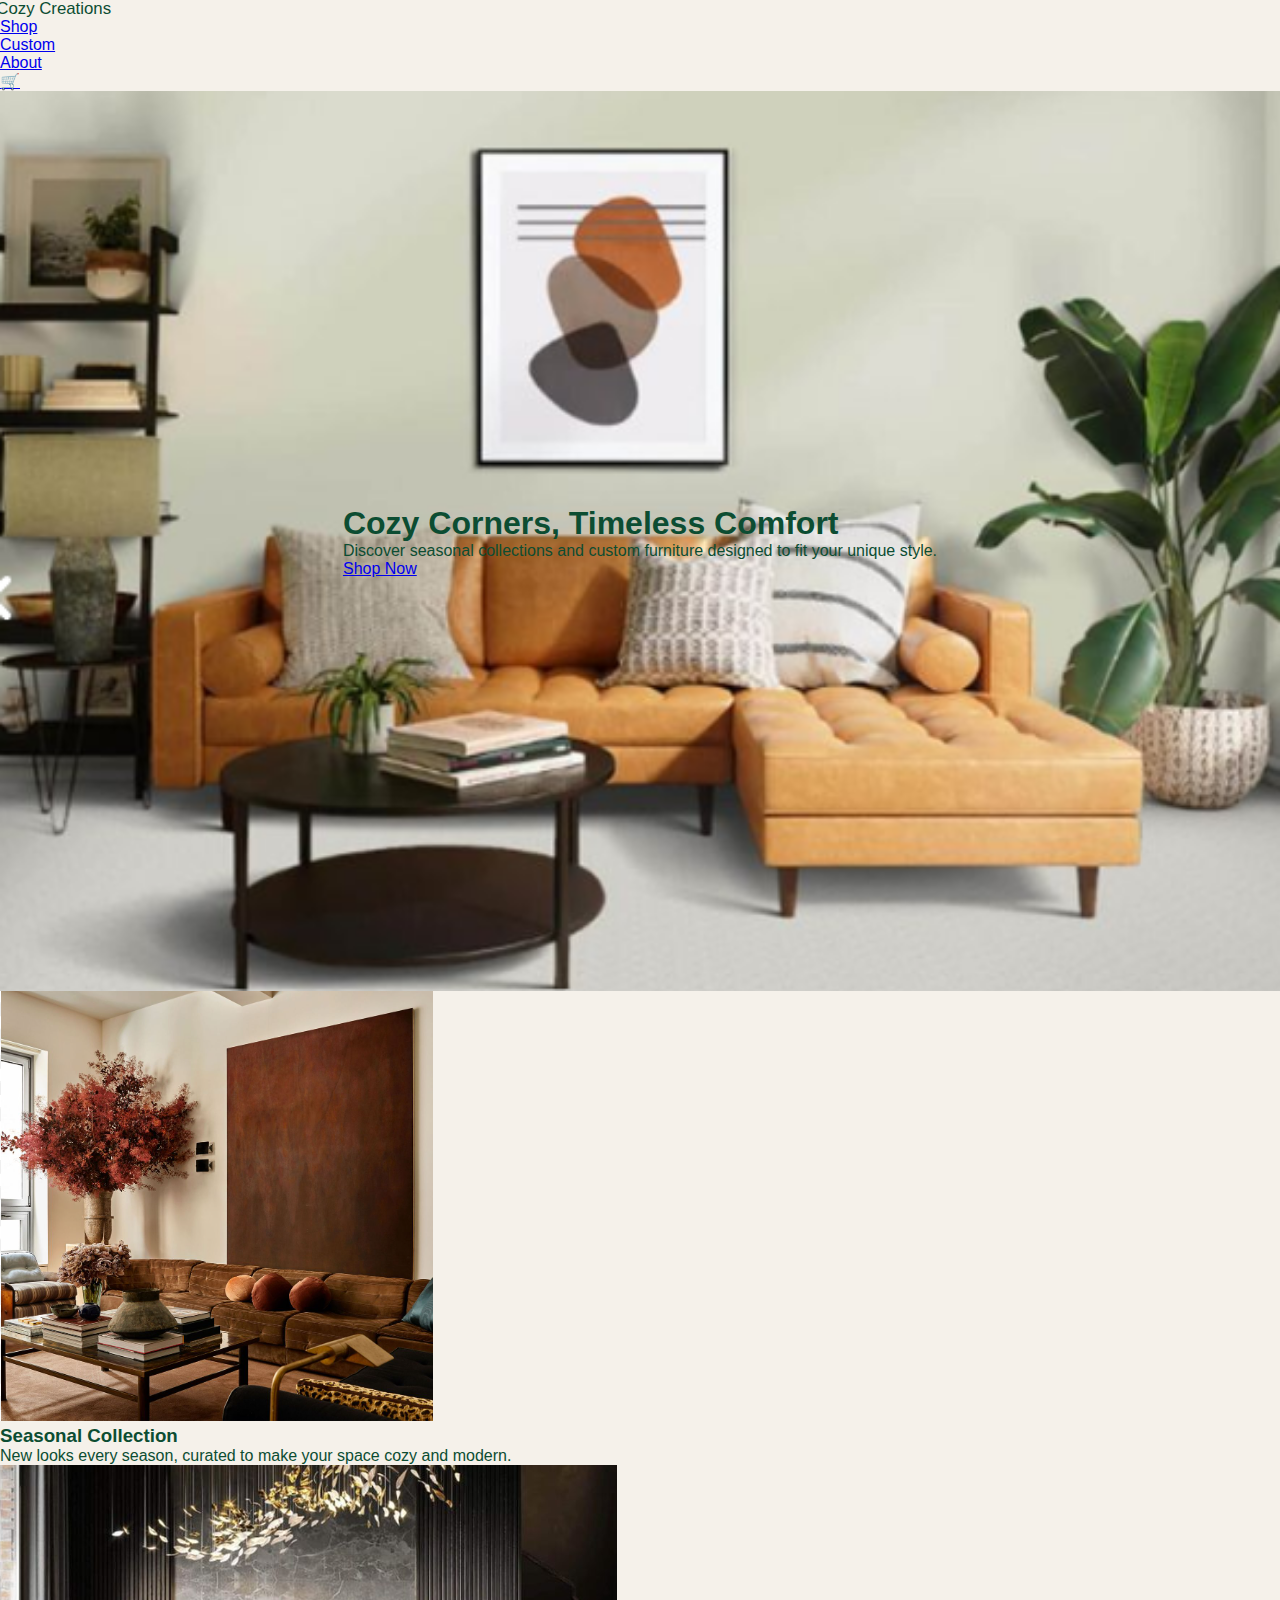
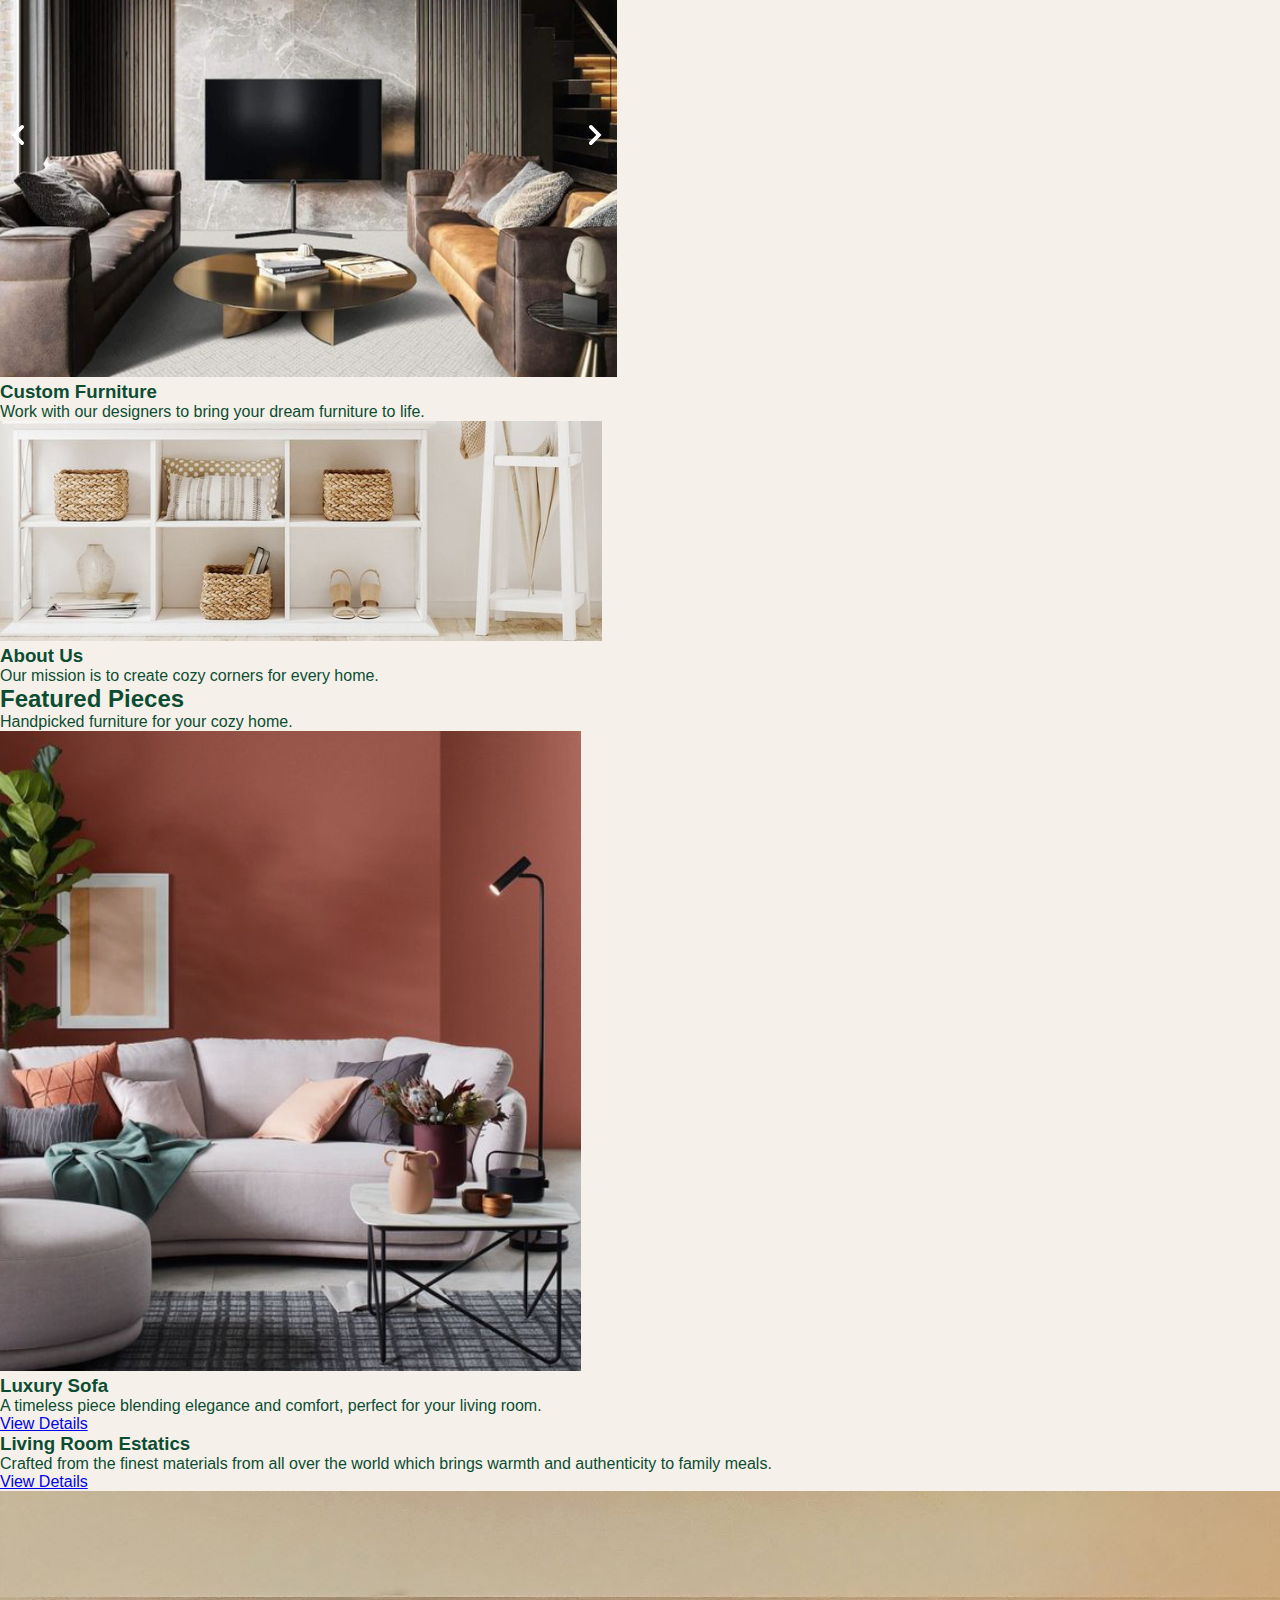
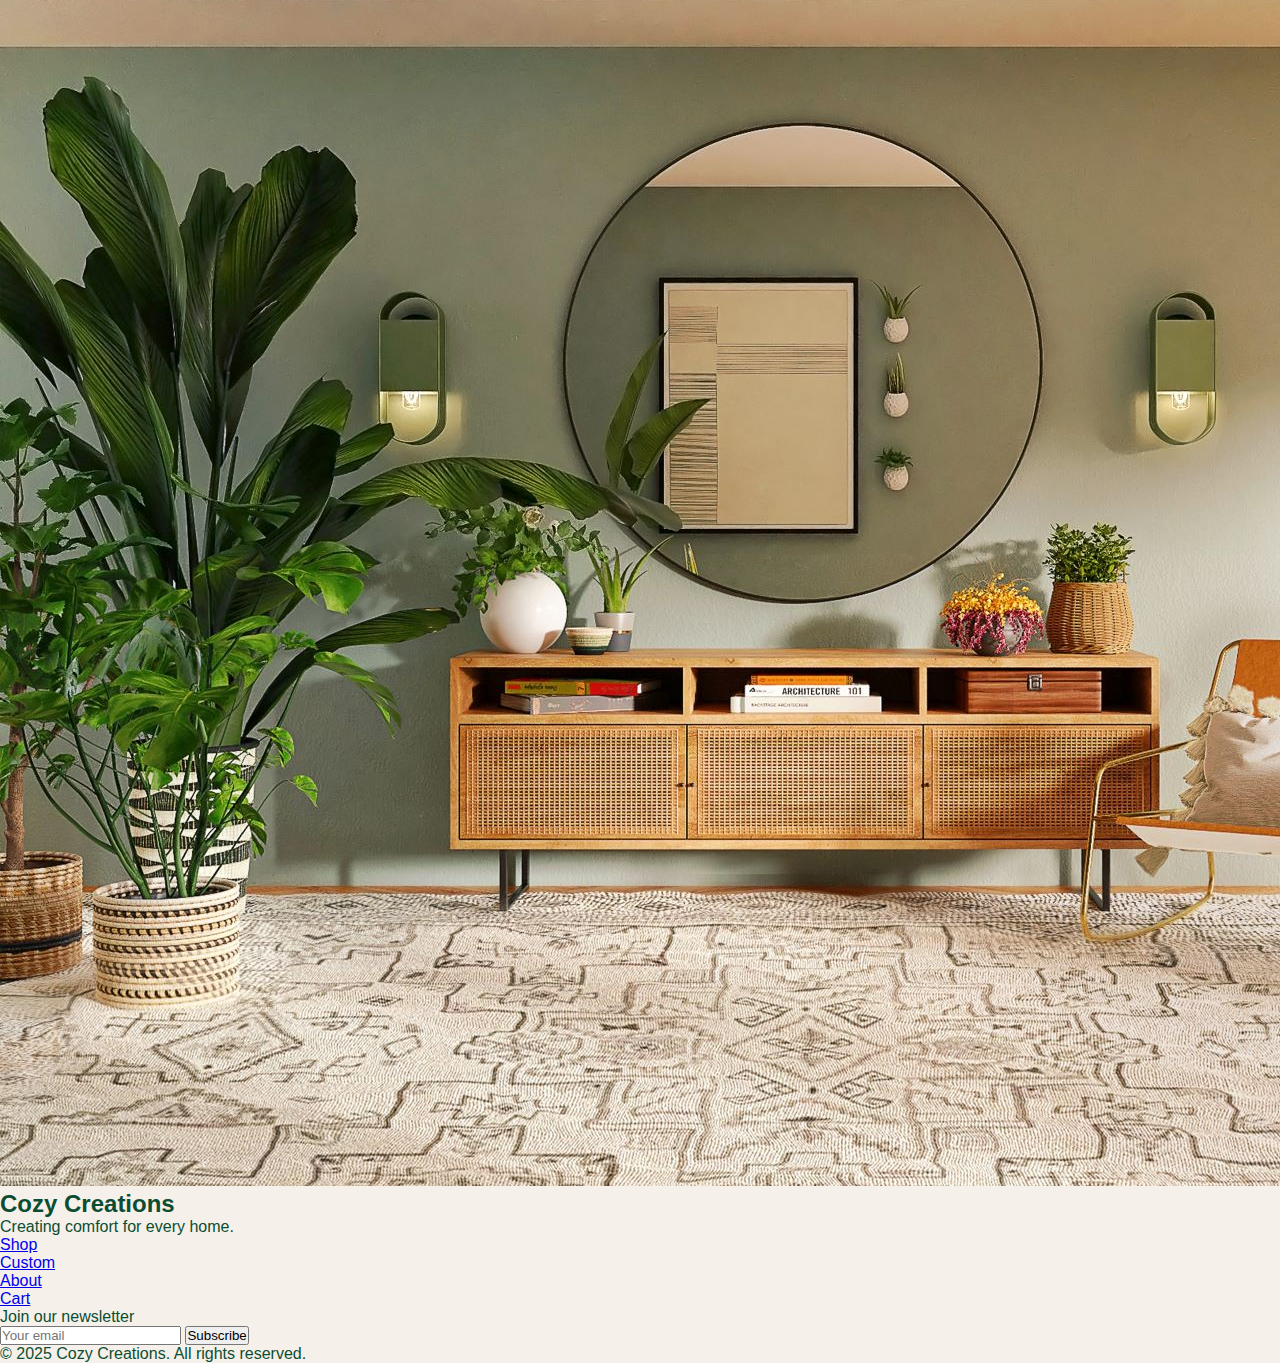
<file: Cozy Creations/index.html>
<!DOCTYPE html>
<html lang="en">
<head>
  <meta charset="UTF-8">
  <meta name="viewport" content="width=device-width, initial-scale=1.0">
  <title>Cozy Creations</title>
  <link rel="stylesheet" href="./assets/css/LandingPage.css">

  <!-- Google Fonts -->
  <link href="https://fonts.googleapis.com/css2?family=Cormorant+Garamond:wght@500;700&family=Quicksand:wght@300;400;500&display=swap" rel="stylesheet">
</head>
<body>

  <!-- Header -->
  <header class="navbar">
    <div class="logo">Cozy Creations</div>
    <nav>
      <ul class="nav-links">
        <li><a href="HomePage.html">Shop</a></li>
        <li><a href="CustomOrder.html">Custom</a></li>
        <li><a href="About Us.html">About</a></li>
        <li><a href="Cart.html" class="cart-link">🛒</a></li>
      </ul>
    </nav>
  </header>

  <!-- Hero Section -->
  <section class="hero fade-in">
    <div class="hero-text">
      <h1>Cozy Corners, Timeless Comfort</h1>
      <p>Discover seasonal collections and custom furniture designed to fit your unique style.</p>
      <a href="HomePage.html" class="btn">Shop Now</a>
    </div>
  </section>

  <!-- Highlights Section -->
  <section class="highlights slide-up">
    <div class="highlight-card">
      <img src="./assets/images/background.png" alt="Seasonal Collection">
      <h3>Seasonal Collection</h3>
      <p>New looks every season, curated to make your space cozy and modern.</p>
    </div>
    <div class="highlight-card">
      <img src="./assets/images/b2.png" alt="Custom Furniture">
      <h3>Custom Furniture</h3>
      <p>Work with our designers to bring your dream furniture to life.</p>
    </div>
    <div class="highlight-card">
      <img src="./assets/images/b8.png" alt="About Cozy Creations">
      <h3>About Us</h3>
      <p>Our mission is to create cozy corners for every home.</p>
    </div>
  </section>

  <!-- Featured Pieces Section (NEW) -->
  <section class="featured-pieces fade-in">
    <h2>Featured Pieces</h2>
    <p class="section-subtitle">Handpicked furniture for your cozy home.</p>
    <div class="pieces">
      <div class="piece">
        <img src="./assets/images/b9.png" alt="Luxury Sofa">
        <div class="piece-text">
          <h3>Luxury Sofa</h3>
          <p>A timeless piece blending elegance and comfort, perfect for your living room.</p>
          <a href="Product.html" class="btn-small">View Details</a>
        </div>
      </div>
      <div class="piece">
        <div class="piece-text">
          <h3>Living Room Estatics</h3>
          <p>Crafted from the finest materials from all over the world which brings warmth and authenticity to family meals.</p>
          <a href="Product.html" class="btn-small">View Details</a>
        </div>
        <img src="./assets/images/cabinet.jpg" alt="Dining Table">
      </div>
    </div>
  </section>

  <!-- Footer -->
  <footer>
    <div class="footer-inner">
      <div class="footer-left">
        <h2>Cozy Creations</h2>
        <p>Creating comfort for every home.</p>
      </div>
      <div class="footer-center">
        <ul>
          <li><a href="HomePage.html">Shop</a></li>
          <li><a href="CustomOrder.html">Custom</a></li>
          <li><a href="About Us.html">About</a></li>
          <li><a href="Cart.html">Cart</a></li>
        </ul>
      </div>
      <div class="footer-right">
        <p>Join our newsletter</p>
        <input type="email" placeholder="Your email">
        <button>Subscribe</button>
      </div>
    </div>
    <p class="footer-bottom">© 2025 Cozy Creations. All rights reserved.</p>
  </footer>

  <!-- Small Scroll Animation Script -->
  <script>
    const elements = document.querySelectorAll('.fade-in, .slide-up');
    const observer = new IntersectionObserver(entries => {
      entries.forEach(entry => {
        if (entry.isIntersecting) {
          entry.target.classList.add('visible');
        }
      });
    }, { threshold: 0.2 });
    elements.forEach(el => observer.observe(el));
  </script>

</body>
</html>
</file>
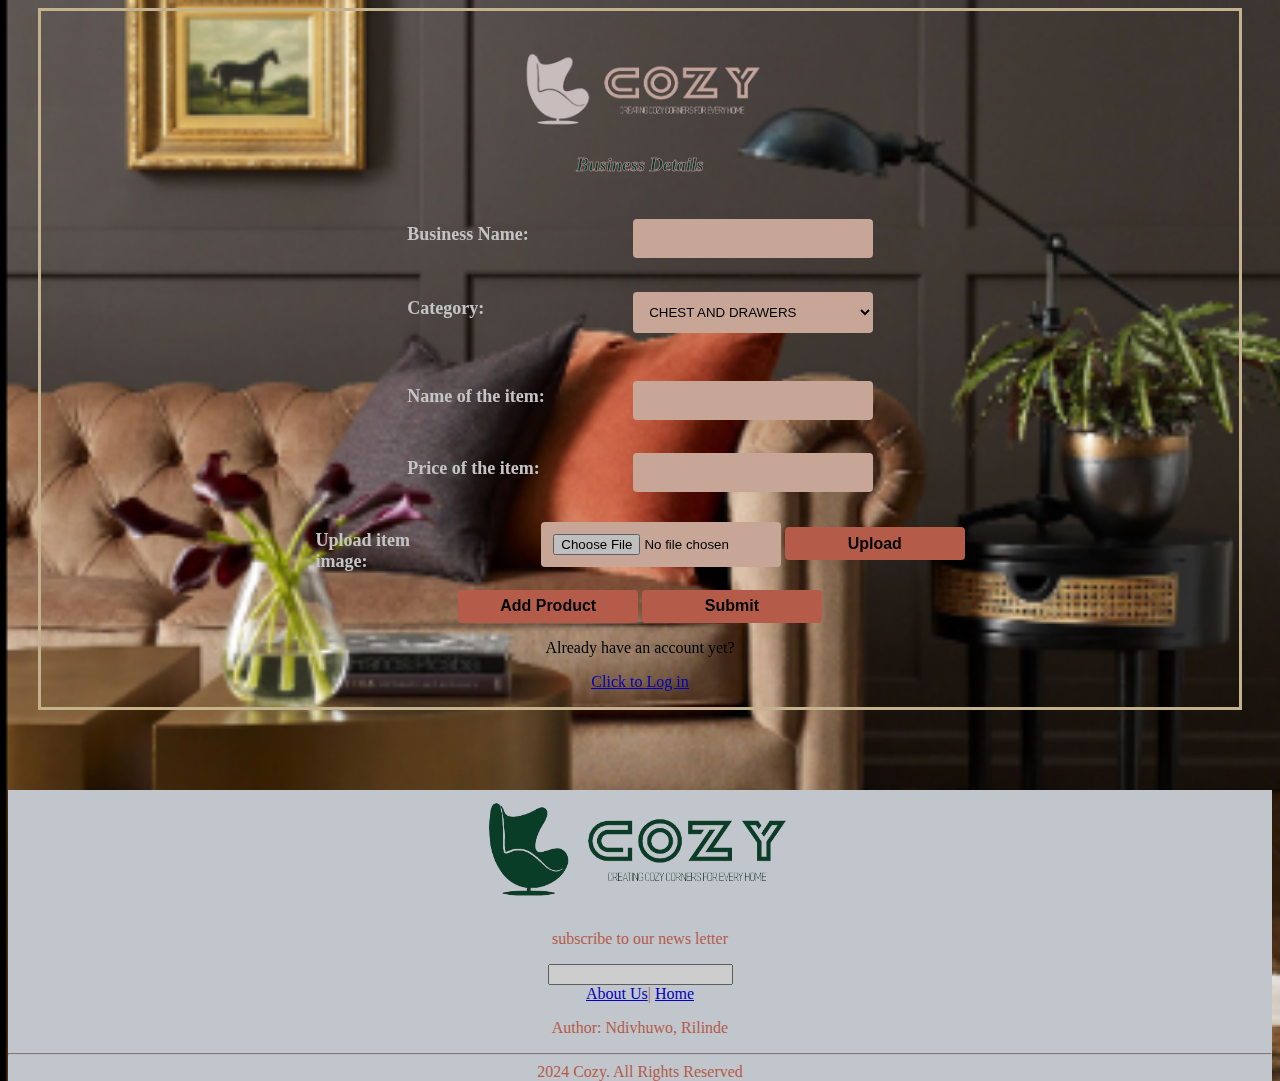
<file: Cozy Creations/BusinessDetaisForm.html>
<html> 
    <head>
        <title> Business Information</title>
        <link rel="stylesheet" href="BusinessDetailsForm.CSS">
    </head>
    <body>

        <div class="form">
            <h1> <img src="LOGO5-removebg-preview.png" alt=" Cozy Creation logo" width="250" height="100"> </h1>

            
            <p>
                <h3> Business Details</h3><br><br>
                <div>
        
                    <form >
                        <label for="BusinessName"> Business Name:</label>
                        <input type="text" name="BusinessName" id="BusinessName"><br>
            
                        <option value=""></option>
                        <label for="category"> Category:</label>
                        <select id="category" name="category">
                            <option value=" CHEST AND DRAWERS"> CHEST AND DRAWERS</option>
                            <option value="BEDS">BEDS</option>
                            <option value="CHAIRS">CHAIRS</option>
                            <option value="CABINETS">CABINETS</option>
                            <option value="LOUNGE">LOUNGE</option>
                            <option value="DINING SETS"> DINING SETS</option>
            
                        </select>
                        <br><br>
            
                    </form>
        
                    <div>
        
                        <form action="/upload" method="post" enctype="multipart/form-data" id="frm1" action="/action_page.php">
                           
        
                            <label for="catName">Name of the item:</label>
                            <input type="text" name="catName" id="catName"><br><br>
                            <label for="catPrice">Price of the item: </label>
                            <input type="number" id="catPrice" name="catPrice"><br><br>
        
                            <label for="imageUpload">Upload item image:</label>
                            <input type="file" id="imageUpload" name="image">
                            <input type="submit" value="Upload"><br><br>
        
                            <input type="button" value="Add Product">
                           <a href="furniture.html"> <input type="button" onclick="myFunction()" value="Submit"></a>
                           <br>
                           <p>Already have an account yet?</p>
                           <a href="LogIn.html"> <u>Click to Log in</u></a>



                          </form>
        
        
                    </div>
        
                </div>
        



            </p>

        </div> 
        <script>
            function myFunction() {
              document.getElementById("frm1").Submit();
            }
        </script>

<footer>
    <img src="logo6-removebg-preview.png">
    
    
    <p>subscribe to our news letter</p>
    <input type="email" id="email"><br>
    <a href="About Us.html">About Us</a>|
    <a href="HomePage.html">Home</a>
    <p>Author: Ndivhuwo, Rilinde</p>
    <hr>
    2024 Cozy. All Rights Reserved
</footer>


    </body>
</html>
</file>
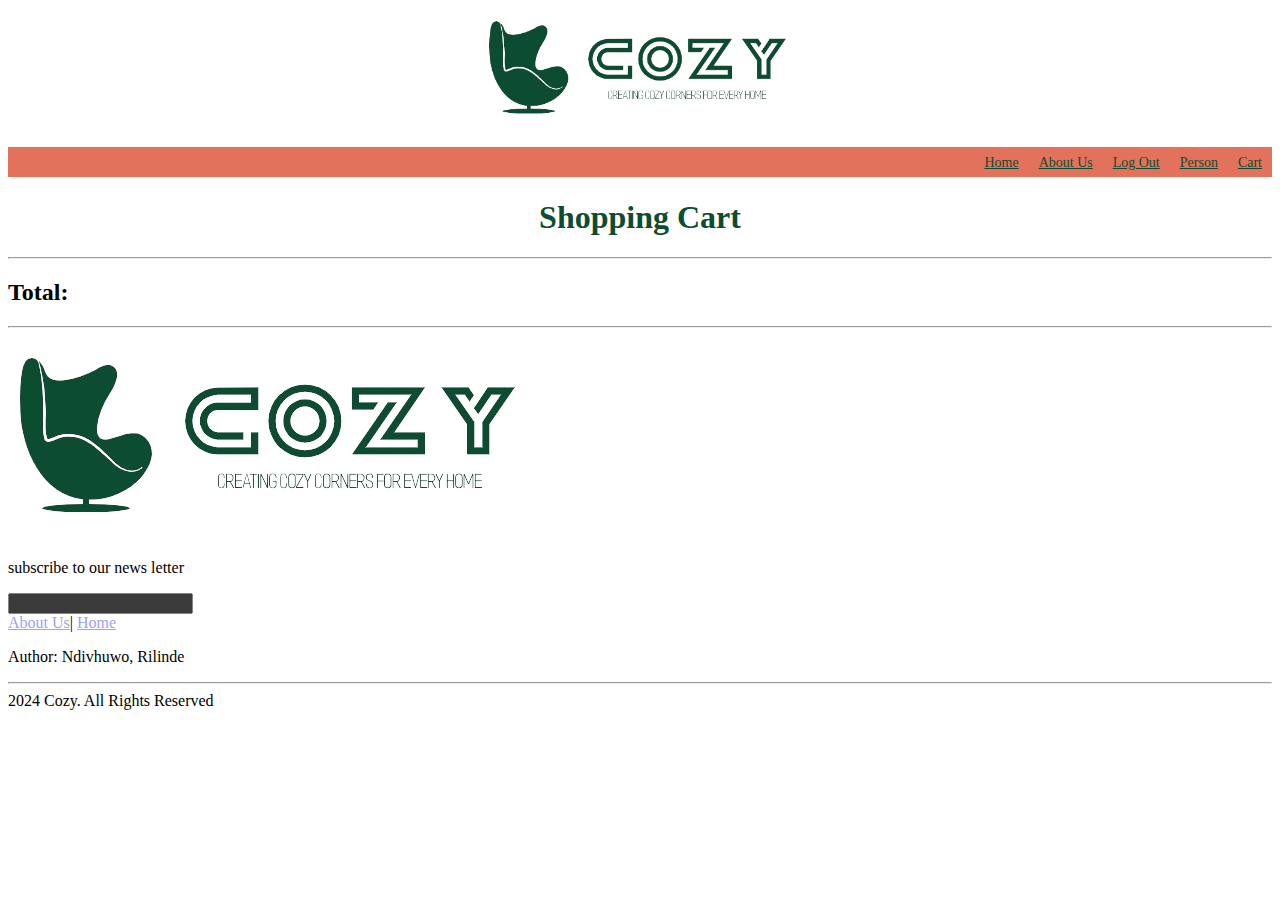
<file: Cozy Creations/Cart.html>
<html>
    <head>
        <title>Cart Page</title>
        <link rel="stylesheet" href="Cart.css">
    </head>
    <body>
        <img src="logo6-removebg-preview.png" class="logo" alt="Logo in green">
        <nav>
            <a href="Cart.html" >Cart</a>
                <a href="#Personal">Person</a>
                <a href="LandingPage.html">Log Out</a>
                <a href="About Us.html">About Us</a>
                <a href="HomePage.html" >Home</a>
        </nav>

        <h1>Shopping Cart</h1>

        <div class="item">

        </div>
        <hr>
        <section class="total">
            <h2>Total: </h2>
            
        </section>
        <hr>
    </body>

    <footer>
        <img src="logo6-removebg-preview.png">
        
        
        <p>subscribe to our news letter</p>
        <input type="email" id="email"><br>
        <a href="About Us.html">About Us</a>|
        <a href="HomePage.html">Home</a>
        <p>Author: Ndivhuwo, Rilinde</p>
        <hr>
        2024 Cozy. All Rights Reserved
        
    </footer>
</html>
</file>
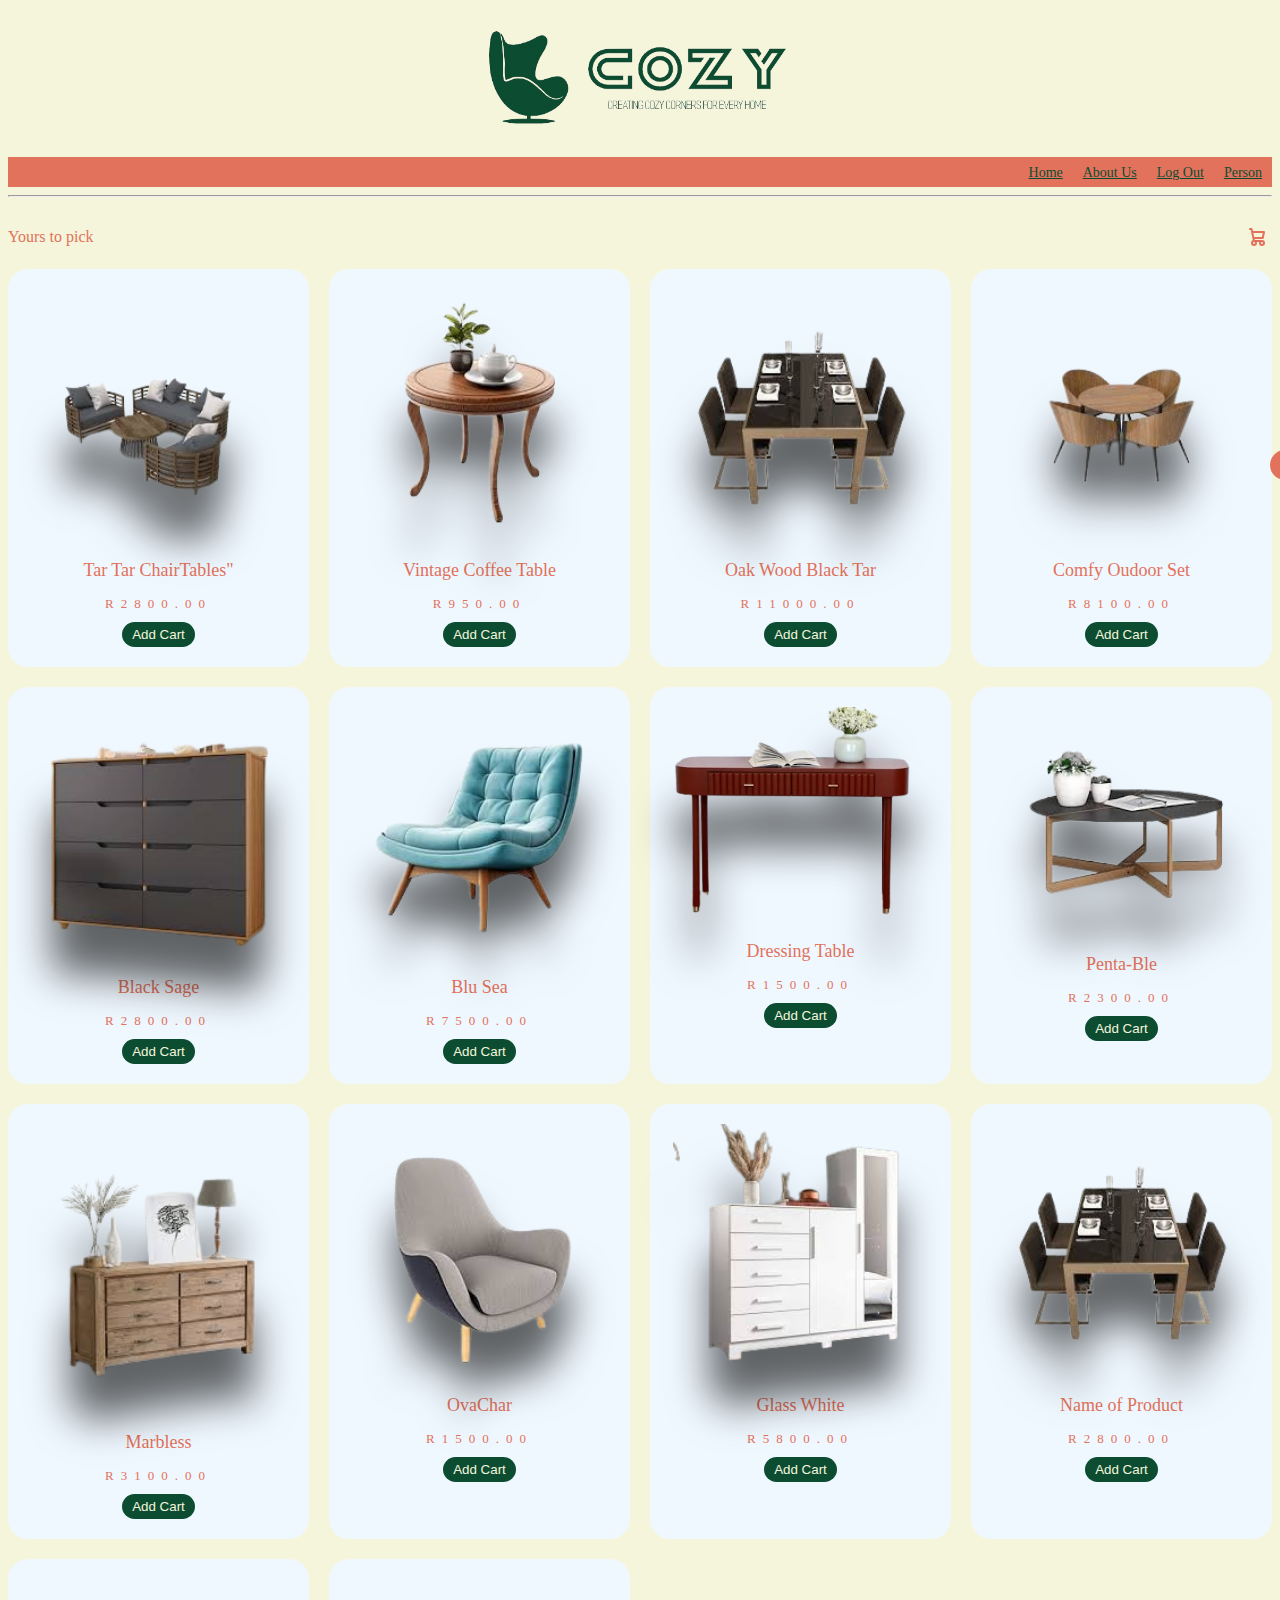
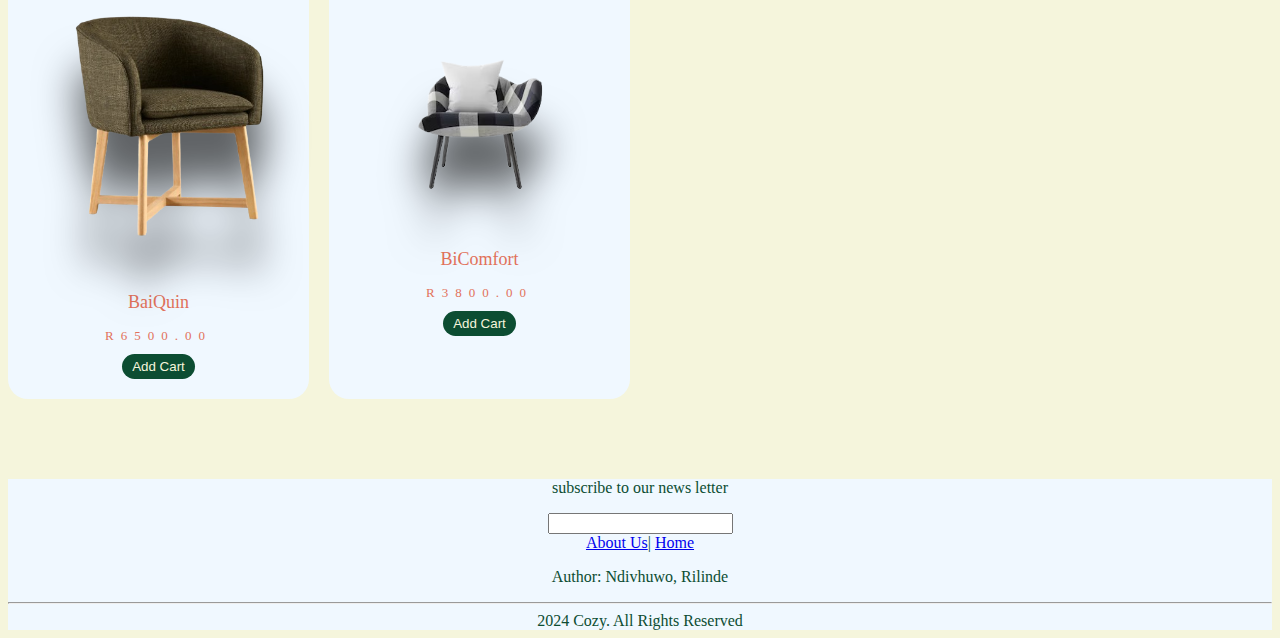
<file: Cozy Creations/furniture.html>
<html>
    <head>
        <link rel="stylesheet" href="furniture.css">
        <title>Furniture</title>
    </head>
    <body class="">
        <div class="container">
            <section class="heads">
                <img src="logo6-removebg-preview.png" class="logo" alt="Logo in green">
                    <nav>
                        <a href="#Personal">Person</a>
                        <a href="LandingPage.html">Log Out</a>
                        <a href="About Us.html">About Us</a>
                        <a href="HomePage.html" >Home</a>
                    </nav>
            </section>
            <hr>
            <header>
                <div class="title">Yours to pick</div>
                <div class="icon-cart">
                    <svg  aria-hidden="true" xmlns="http://www.w3.org/2000/svg" width="24" height="24" fill="none" viewBox="0 0 24 24">
                        <path stroke="currentColor" stroke-linecap="round" stroke-linejoin="round" stroke-width="2" d="M5 4h1.5L9 16m0 0h8m-8 0a2 2 0 1 0 0 4 2 2 0 0 0 0-4Zm8 0a2 2 0 1 0 0 4 2 2 0 0 0 0-4Zm-8.5-3h9.25L19 7H7.312"/>
                      </svg>
                      <span>0</span>
                      

                </div>

            </header>

            <div class="listProduct">
                <div class="item">
                    <img src="images__48_-removebg-preview.png" alt="">
                    <h2>Tar Tar ChairTables"</h2>
                    <div class="price">R2800.00</div>
                    <button class="addCart">
                        Add Cart
                    </button>
                </div>
                <div class="item">
                    <img src="images__51_-removebg-preview.png" alt="">
                    <h2>Vintage Coffee Table</h2>
                    <div class="price">R950.00</div>
                    <button class="addCart">
                        Add Cart
                    </button>
                </div>
                
                <div class="item">
                    <img src="images__50_-removebg-preview.png" alt="">
                    <h2>Oak Wood Black Tar</h2>
                    <div class="price">R11000.00</div>
                    <button class="addCart">
                        Add Cart
                    </button>
                </div>
                <div class="item">
                    <img src="download__11_-removebg-preview.png" alt="">
                    <h2>Comfy Oudoor Set</h2>
                    <div class="price">R8100.00</div>
                    <button class="addCart">
                        Add Cart
                    </button>
                </div>
                <div class="item">
                    <img src="download__14_-removebg-preview.png" alt="">
                    <h2>Black Sage</h2>
                    <div class="price">R2800.00</div>
                    <button class="addCart">
                        Add Cart
                    </button>
                </div>
                
                <div class="item">
                    <img src="images__33_-removebg-preview (1).png" alt="">
                    <h2>Blu Sea</h2>
                    <div class="price">R7500.00</div>
                    <button class="addCart">
                        Add Cart
                    </button>
                </div>
                <div class="item">
                    <img src="dressing_table-removebg-preview.png" alt="">
                    <h2>Dressing Table</h2>
                    <div class="price">R1500.00</div>
                    <button class="addCart">
                        Add Cart
                    </button>
                </div>
                <div class="item">
                    <img src="download__10_-removebg-preview.png" alt="">
                    <h2>Penta-Ble</h2>
                    <div class="price">R2300.00</div>
                    <button class="addCart">
                        Add Cart
                    </button>
                </div>
                <div class="item">
                    <img src="download__16_-removebg-preview.png" alt="">
                    <h2>Marbless</h2>
                    <div class="price">R3100.00</div>
                    <button class="addCart">
                        Add Cart
                    </button>
                </div>
                <div class="item">
                    <img src="download__4_-removebg-preview.png" alt="">
                    <h2>OvaChar</h2>
                    <div class="price">R1500.00</div>
                    <button class="addCart">
                        Add Cart
                    </button>
                </div>
                <div class="item">
                    <img src="download__15_-removebg-preview.png" alt="">
                    <h2>Glass White</h2>
                    <div class="price">R5800.00</div>
                    <button class="addCart">
                        Add Cart
                    </button>
                </div>
                
                <div class="item">
                    <img src="images__50_-removebg-preview.png" alt="">
                    <h2>Name of Product</h2>
                    <div class="price">R2800.00</div>
                    <button class="addCart">
                        Add Cart
                    </button>
                </div>
                <div class="item">
                    <img src="chairs2-removebg-preview (1).png" alt="">
                    <h2>BaiQuin</h2>
                    <div class="price">R6500.00</div>
                    <button class="addCart">
                        Add Cart
                    </button>
                </div>
                <div class="item">
                    <img src="chair-pillow_176382-884-removebg-preview (1).png" alt="">
                    <h2>BiComfort</h2>
                    <div class="price">R3800.00</div>
                    <button class="addCart">
                        Add Cart
                    </button>
                </div>

            </div>
        </div>

        <div class="cartTab">
            <h1>Shopping Cart</h1>
            <div class="listCart">
                <div class="item">
                    <div class="image">
                        <img src="images__50_-removebg-preview.png" alt="">
                    </div>
                    <div class="name">
                        Oak Wood Black Tar
                    </div>
                    <div class="totalPrice">
                        R1100
                    </div>
                    <div class="quantity">
                        <span class="minus">&lt; </span>
                        <span>1</span>
                        <span class="plus">&gt;</span>
                    </div>
                </div>
                <div class="item">
                    <div class="image">
                        <img src="download__15_-removebg-preview.png" alt="">
                    </div>
                    <div class="name">
                        Glass White
                    </div>
                    <div class="totalPrice">
                        R7800
                    </div>
                    <div class="quantity">
                        <span class="minus">&lt; </span>
                        <span>2</span>
                        <span class="plus">&gt;</span>
                    </div>
                </div>
                <div class="item">
                    <div class="image">
                        <img src="chairs2-removebg-preview (1).png" alt="">
                    </div>
                    <div class="name">
                        BaiQuin
                    </div>
                    <div class="totalPrice">
                        R6500
                    </div>
                    <div class="quantity">
                        <span class="minus">&lt; </span>
                        <span>1</span>
                        <span class="plus">&gt;</span>
                    </div>
                </div>
               
            </div>
            <div class="btn">
                <button class="close">CLOSE</button>
                <button class="checkOut">Check Out</button>
            </div>
        </div>



    
    
    <footer>
        <p>subscribe to our news letter</p>
            <input type="email" id="email"><br>
            <a href="About Us.html">About Us</a>|
            <a href="HomePage.html">Home</a>
            <p>Author: Ndivhuwo, Rilinde</p>
            <hr>
            2024 Cozy. All Rights Reserved
        
    </footer>
    <script src="furniture.js"></script>
    </body>
</html>
</file>
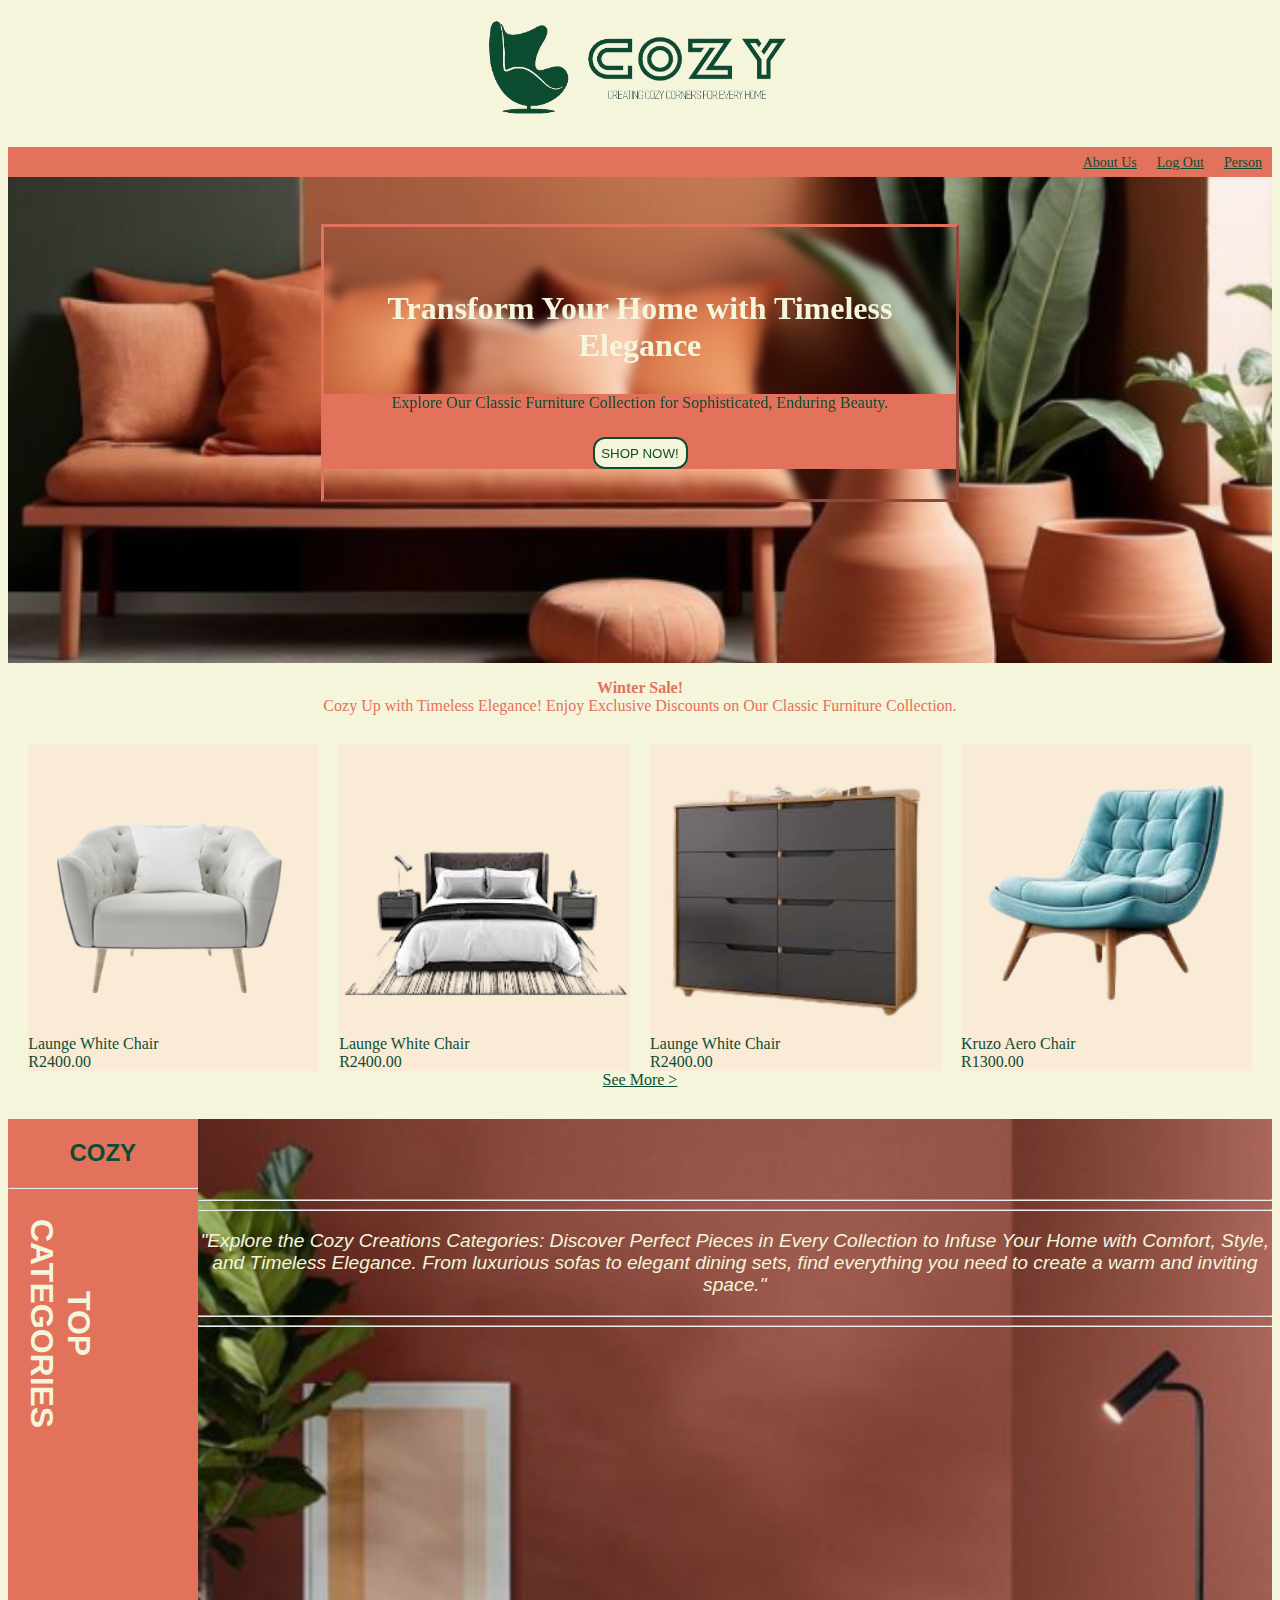
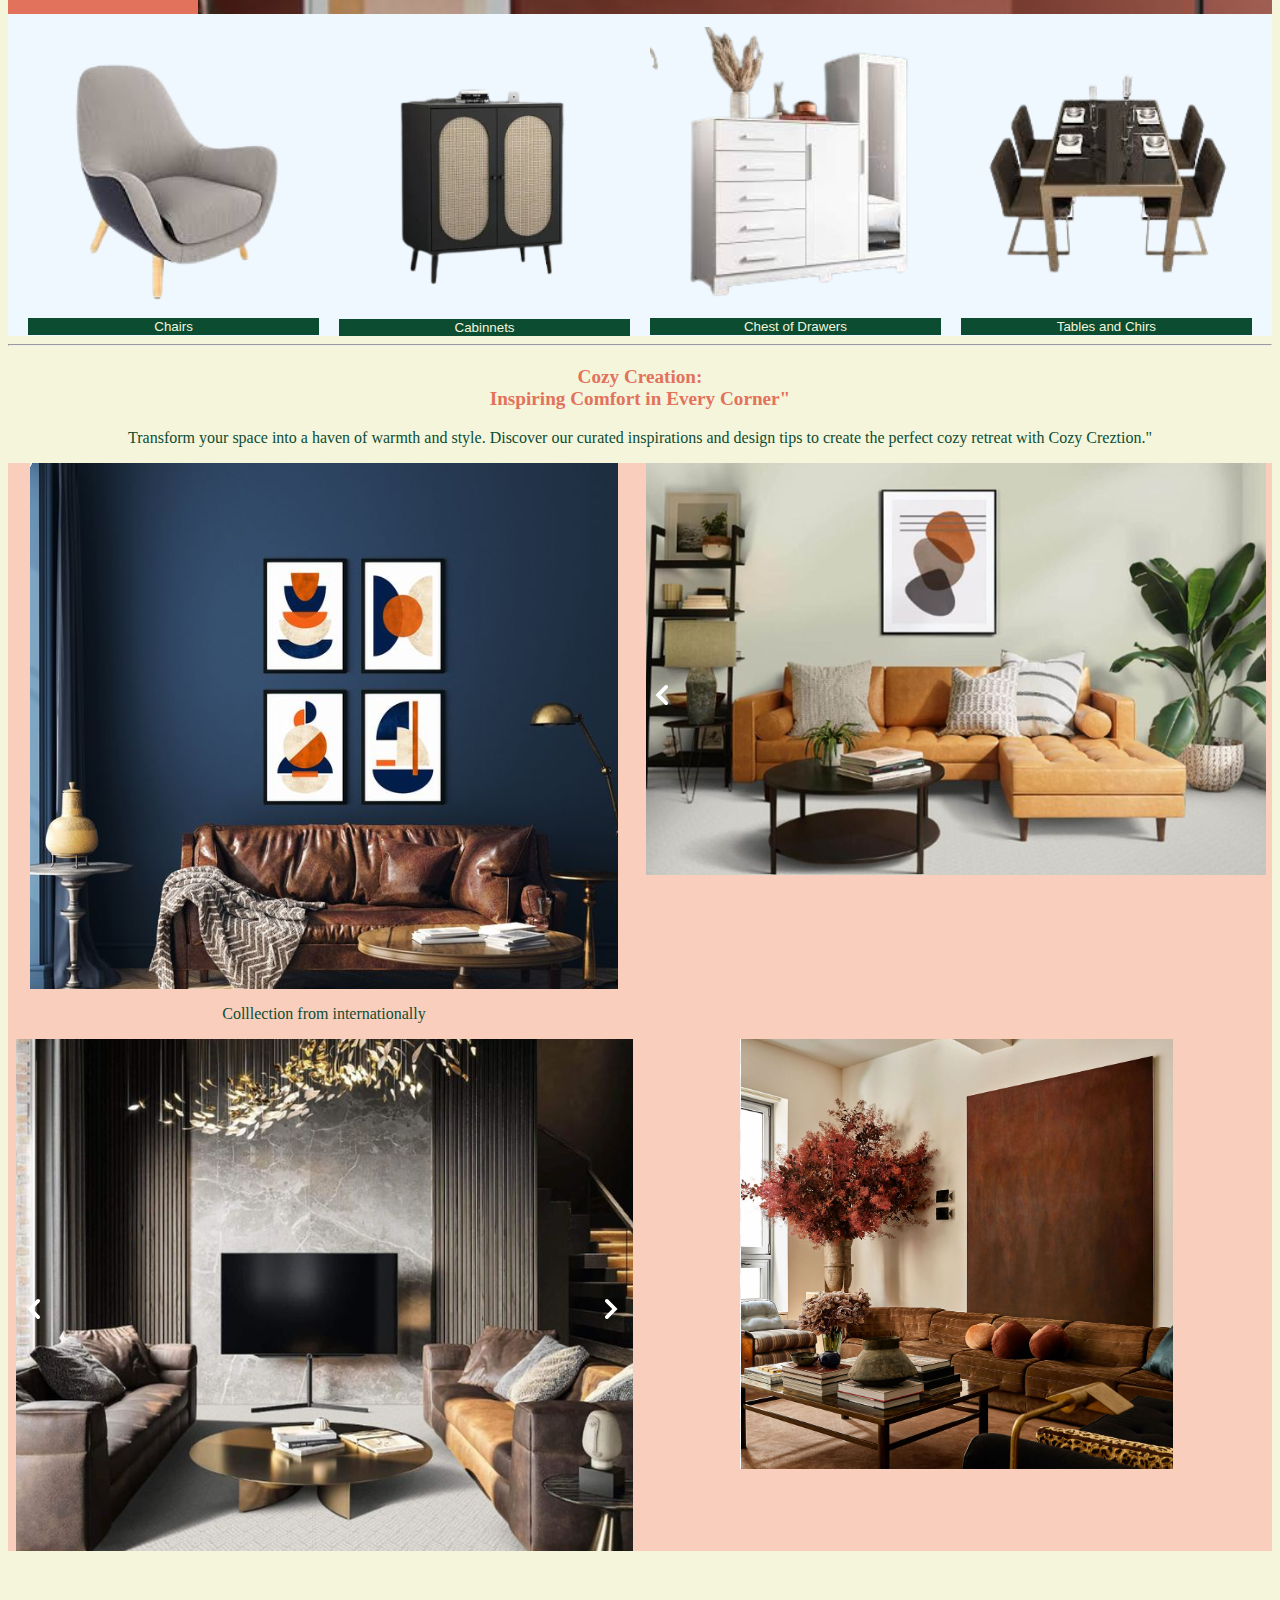
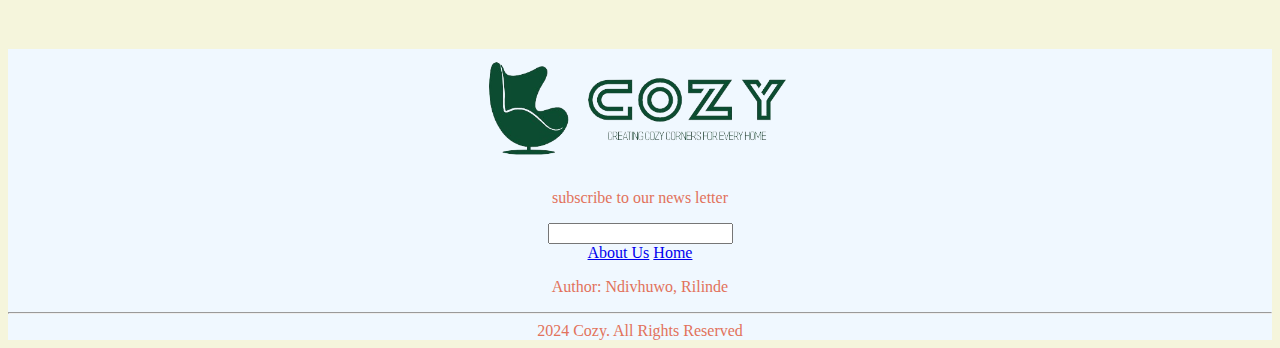
<file: Cozy Creations/HomePage.html>
<html>
    <head>
        <link rel="stylesheet" href="HomePage.css">
        <script src="HomePage.js"></script>
        <title>User Home Page</title>
    </head>

    
    <body>
        
    <section class="heads">
        <img src="logo6-removebg-preview.png" class="logo" alt="Logo in green">
            <nav>
                <a href="#Personal">Person</a>
                <a href="LandingPage.html">Log Out</a>
                <a href="About Us.html">About Us</a>
            </nav>
    </section>
    
    <section class="container">
        <div class="Sale">
            <h1>Transform Your Home with Timeless Elegance</h1>
            <p>Explore Our Classic Furniture Collection for Sophisticated, Enduring Beauty.
                <br>
               <a href="furniture.html"><button >SHOP NOW!</button></a>
            </p>
            
        </div>
    </section>

    <div class="seeMore">
        <p><b>Winter Sale!</b><br> Cozy Up with Timeless Elegance! Enjoy Exclusive Discounts on Our Classic Furniture Collection.</p>
        

    
    <section class="saleSection">
        
            <div class="saleItem">
                <img src="armchair-pillow_176382-862-removebg-preview.png" alt="cabinet">
                Launge White Chair<br>R2400.00
            </div>
            <div class="saleItem">
                
                <img src="download__12_-removebg-preview (1).png" alt="chairs">
                Launge White Chair<br>R2400.00
            </div>
            <div class="saleItem">
                
                <img src="download__14_-removebg-preview.png" alt="chairs">
                Launge White Chair<br>R2400.00
            </div>
            <div class="saleItem">
                
                <img src="images__33_-removebg-preview (1).png">
                Kruzo Aero Chair<br>R1300.00
            </div>
    </section>
    <a href="furniture.html">See More ></a>
    </div> 

<section class="CatCap">
   <div class="texthead">
        <h2>COZY</h2><hr>
        <h3>TOP <BR> CATEGORIES</h3>
    </div>
    <div class="textImg">

        <br>
        <br>
        <br>
        <br><hr><hr>
        
        <p class="p2">
            "Explore the Cozy Creations Categories: Discover Perfect Pieces in Every Collection to Infuse Your Home with Comfort, Style, and Timeless Elegance. 
            From luxurious sofas to elegant dining sets, find everything you need to create a warm and inviting space."</p><hr><hr>
    </div> 
</section>

<section class="Categories">
    <div class="category">
        <img src="download__4_-removebg-preview.png" alt="cabinet">
        <a rel="furniture" target="_blank" href="furniture.html/Chairs"><button class="catB">Chairs</button></a>
    </div>
    <div class="category">
        
        <img src="cabinnet-removebg-preview (1).png" alt="chairs">
        <a href="furniture.html"><button class="catB">Cabinnets</button></a>
    </div>
    <div class="category">
        
        <img src="download__15_-removebg-preview.png" alt="chairs">
        <a href="furniture.html"><button class="catB">Chest of Drawers</button></a>
    </div>
    <div class="category">
        
        <img src="images__50_-removebg-preview.png">
        <a href="furniture.html"><button class="catB">Tables and Chirs</button></a>
    </div>


</section>

<hr>
<h3>Cozy Creation:<br> Inspiring Comfort in Every Corner"</h3>
    <p class="p1">Transform your space into a haven of warmth and style. Discover our curated inspirations and design tips to create the perfect cozy retreat with Cozy Creztion."</p>
<section class="Inspirations">
    
    <div class="mySlide">
        <img src="b5.png">
        <p> Colllection from internationally</p>
    </div>

   
    <div class="mySlide">
        <img src="b3.png">
    </div>

    <div class="mySlide">
        <img src="b2.png">
    </div>
    <div class="mySlide">
        <img src="background.png">
 
    </div>
</section><br>


<footer>
    <img src="logo6-removebg-preview.png">
    
    
    <p>subscribe to our news letter</p>
    <input type="email" id="email"><br>
    <a href="About Us.html">About Us</a>
    <a href="HomePage.html">Home</a>
    <p>Author: Ndivhuwo, Rilinde</p>
    <hr>
    2024 Cozy. All Rights Reserved
    
</footer>

    </body>
    
</html>
</file>
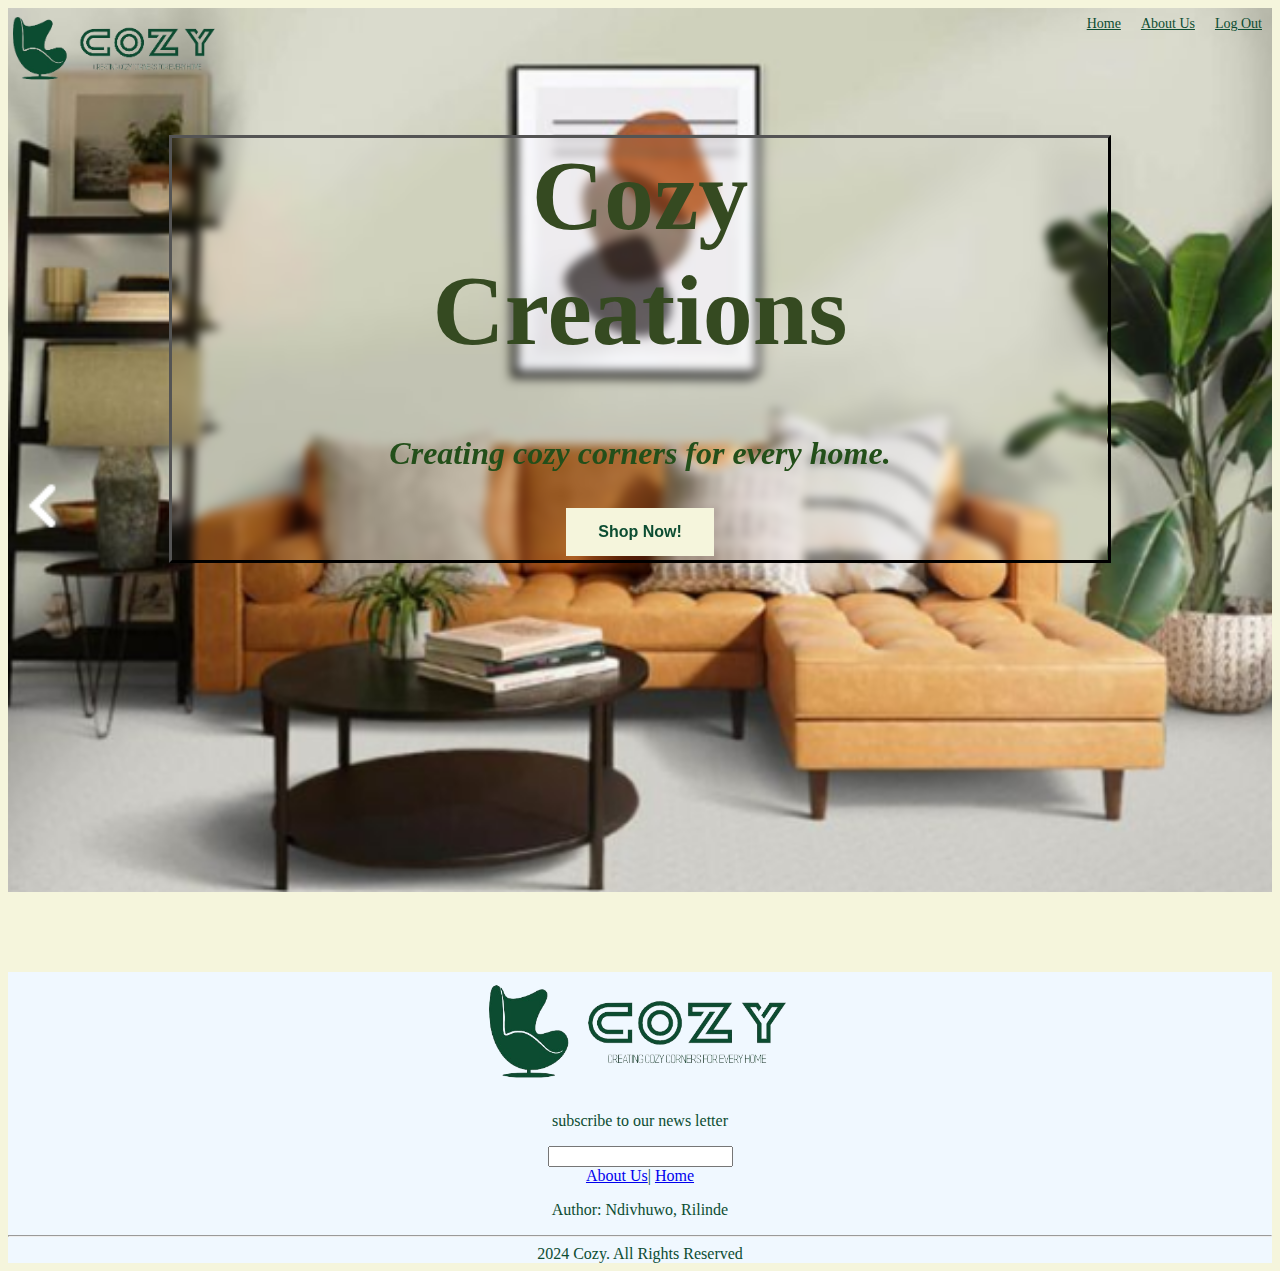
<file: Cozy Creations/LandingPage.html>
<html>
    <head>
        <link rel="stylesheet" href="LandingPage.css">
        <title>Landing Page</title>
    </head>
    <body>
        

        

        <div class="container">
            
            <img src="logo6-removebg-preview.png" class="logo" alt="Logo in green">
            <nav>

                <a href="LandingPage.html">Log Out</a>
                <a href="About Us.html">About Us</a>
                <a href="LogIn.html" >Home</a>
                
            </nav>
            <div class="con">
            <h1>Cozy Creations</h1>
            <p class="p1" >Creating cozy corners for every home.</p>

            <a href="LogIn.html"> <button class="buttonShopNow" type="button" value="Shop Now">Shop Now!</button></a>
        </div>

        </div>

        <footer>
            <img src="logo6-removebg-preview.png">
            
            
            <p>subscribe to our news letter</p>
            <input type="email" id="email"><br>
            <a href="About Us.html">About Us</a>|
            <a href="HomePage.html">Home</a>
            <p>Author: Ndivhuwo, Rilinde</p>
            <hr>
            2024 Cozy. All Rights Reserved
            
        </footer>

    </body>
</html>
</file>
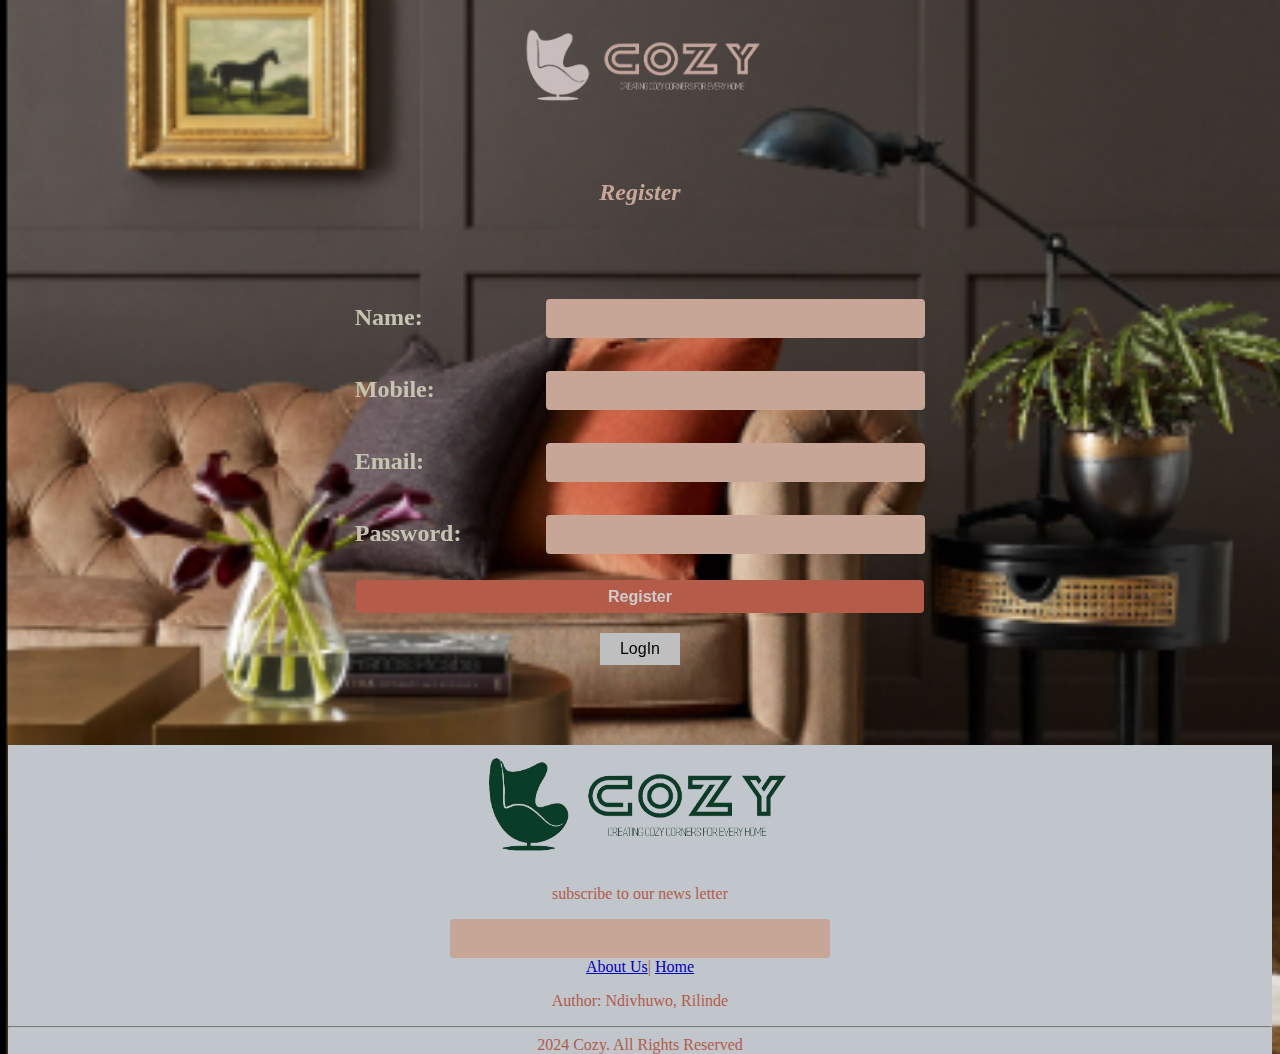
<file: Cozy Creations/RegisterBuyer.html>
<html>
    <head>
        <title>
             Register
        </title>
        <link rel="stylesheet" href="RegisterBuyer.css">
        <meta charset="UTF-8">
        <meta name="viewport" content="width=device-width, initial-scale=1.0">
    </head>
    <body >
        <h1>
            <img src="LOGO5-removebg-preview.png" alt=" Cozy Creation logo" width="250" height="100">
        </h1><br>
        <h4> Register</h4><br><br><br>
        
        <div>
            <form> 
                <label for="UserName" > Name:</label>
                <input type="text" id="UserName" name="UserName" required ><br><br>
                <label for="Contact" >Mobile:</label>
                <input type="number" id="Contact" name="Contact" min="0" max="10" maxlength="10" required ><br><br>
                <label for="email" >Email:</label>
                <input type="email" id="email" name="email" required ><br><br>
                <label for="UserPassword" >Password:</label>
                <input type="password" name="passeord" id="Userpassword" required ><br><br>
    
                <div class="Regi">
                    <button id="registerButton">Register</button>
                </div>
                <div id="message"></div>
            

                <section >
                    <button id="" onclick="location.href='LogIn.html'" >LogIn</button>
                </section>

            </form>
            
        </div>
        
        <footer>
            <img src="logo6-removebg-preview.png">
            
            
            <p>subscribe to our news letter</p>
            <input type="email" id="email"><br>
            <a href="About Us.html">About Us</a>|
            <a href="HomePage.html">Home</a>
            <p>Author: Ndivhuwo, Rilinde</p>
            <hr>
            2024 Cozy. All Rights Reserved
            
        </footer>
        <script src="register.js"></script>

    </body>
</html>
</file>
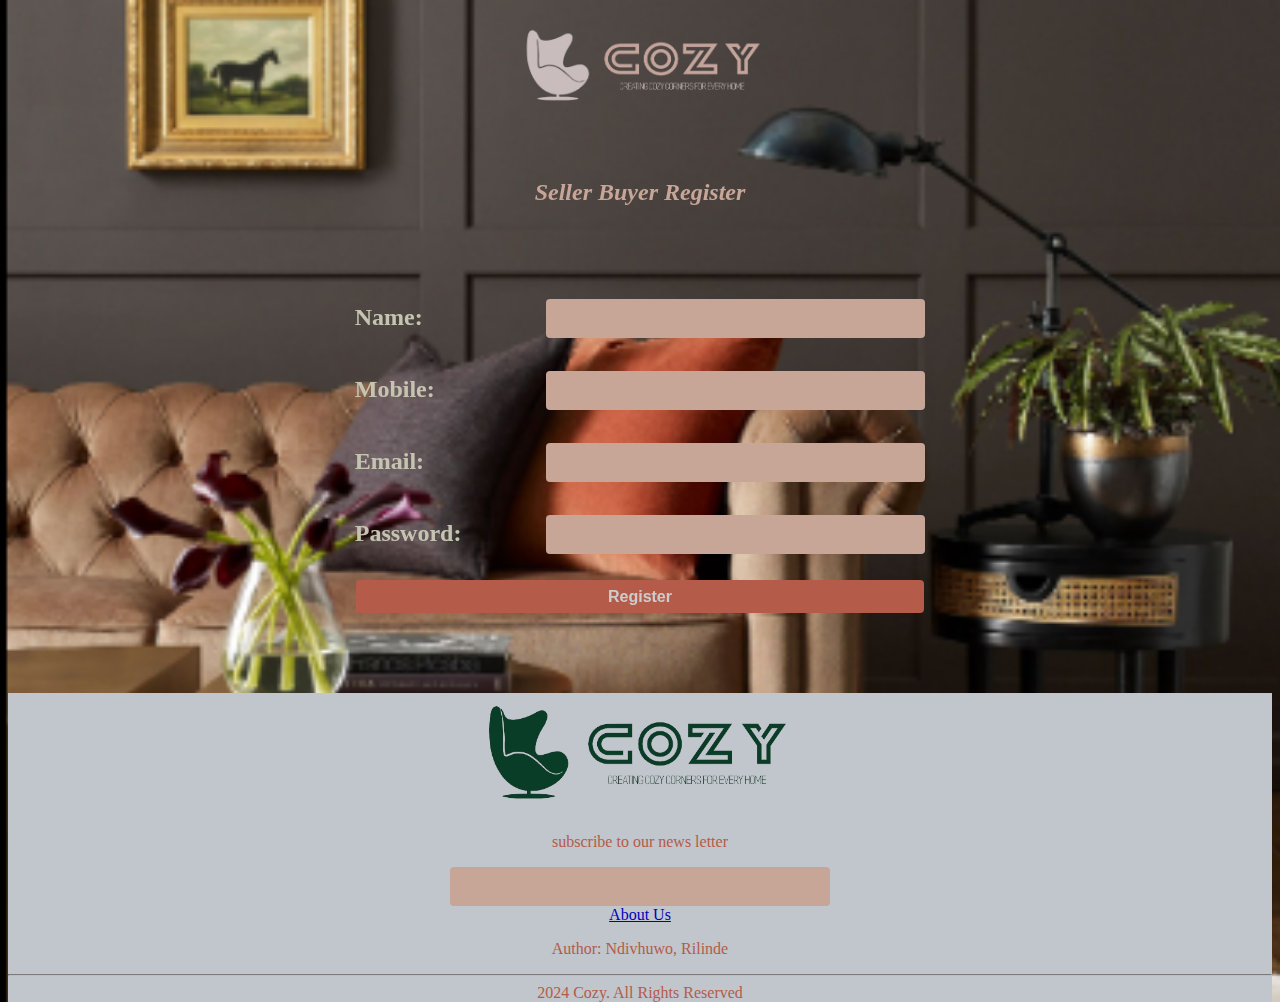
<file: Cozy Creations/RegisterSeller.html>
<html>
    <head>
        <title>
            Seller Register
        </title>
        <link rel="stylesheet" href="RegisterBuyer.css">
    </head>
    <body >
        <h1>
            <img src="LOGO5-removebg-preview.png" alt=" Cozy Creation logo" width="250" height="100">
        </h1><br>
        <h4> Seller Buyer Register</h4><br><br><br>
        
        <div>
            <form> 
                <label for="UserName" > Name:</label>
                <input type="text" id="UserName" name="UserName" required ><br><br>
                <label for="Contact" >Mobile:</label>
                <input type="number" id="Contact" name="Contact" min="0" max="9" maxlength="10" required ><br><br>
                <label for="email" >Email:</label>
                <input type="email" id="email" name="email" required ><br><br>
                <label for="UserPassword" >Password:</label>
                <input type="password" name="passeord" id="Userpassword" required ><br><br>
    
    
                <Input type="button" onclick="location.href='BusinessDetaisForm.html'" value="Register">
                
            </form>
            
        </div>
        
        <footer>
            <img src="logo6-removebg-preview.png">
            
            
            <p>subscribe to our news letter</p>
            <input type="email" id="email"><br>
            <a href="About Us.html">About Us</a>
            <p>Author: Ndivhuwo, Rilinde</p>
            <hr>
            2024 Cozy. All Rights Reserved
            
        </footer>
    </body>
</html>
</file>
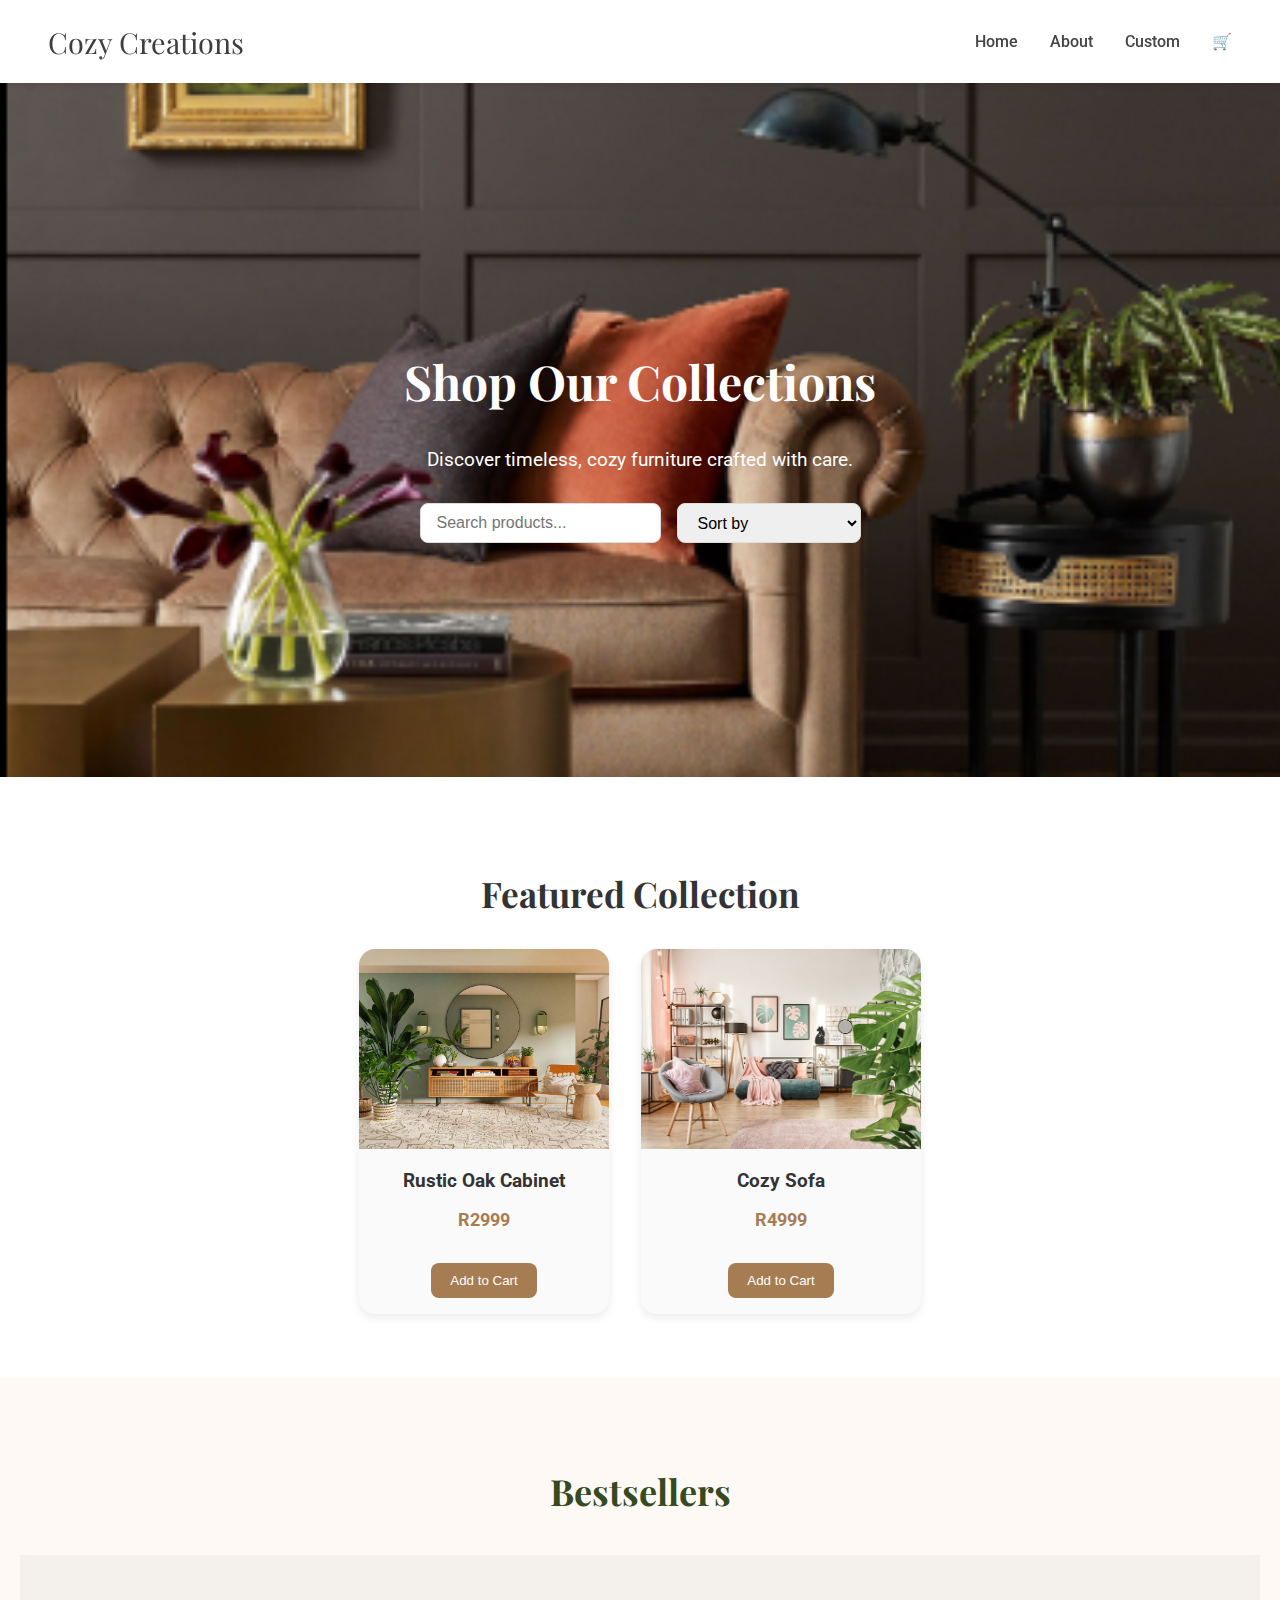
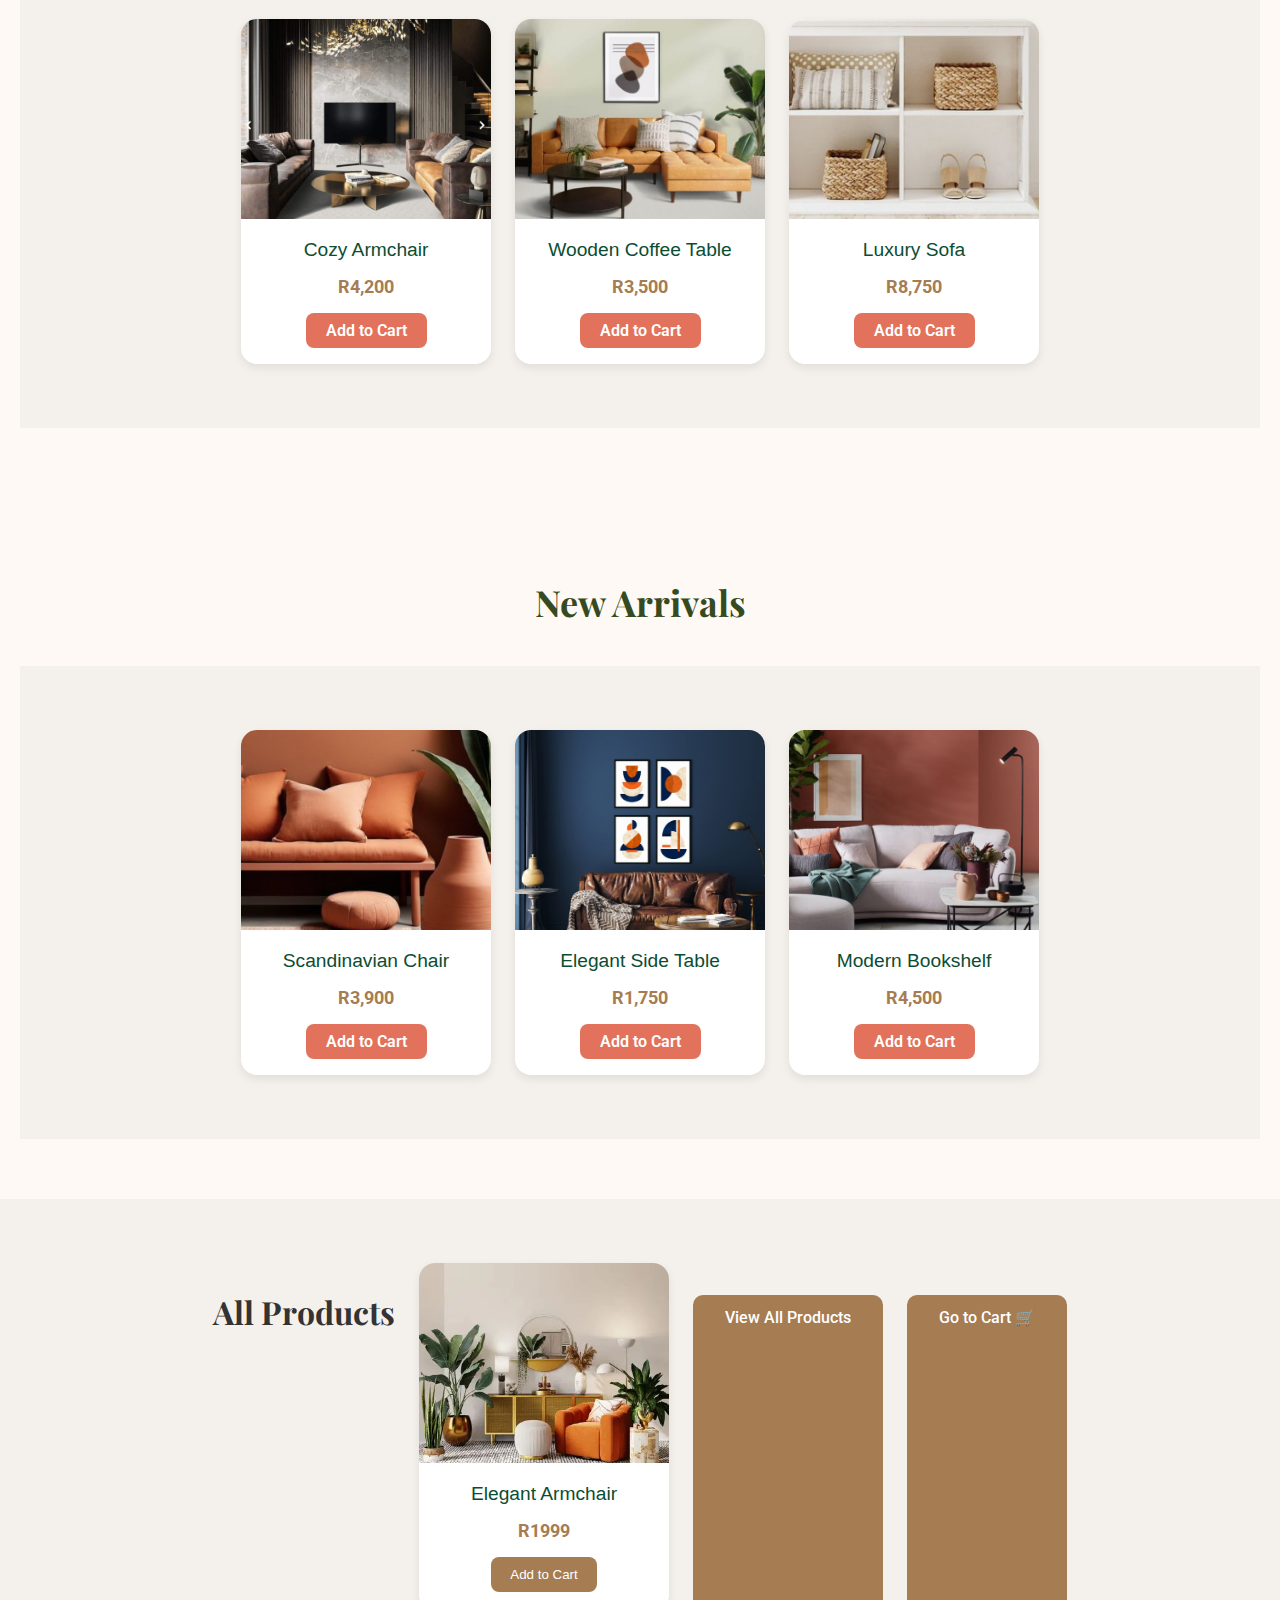
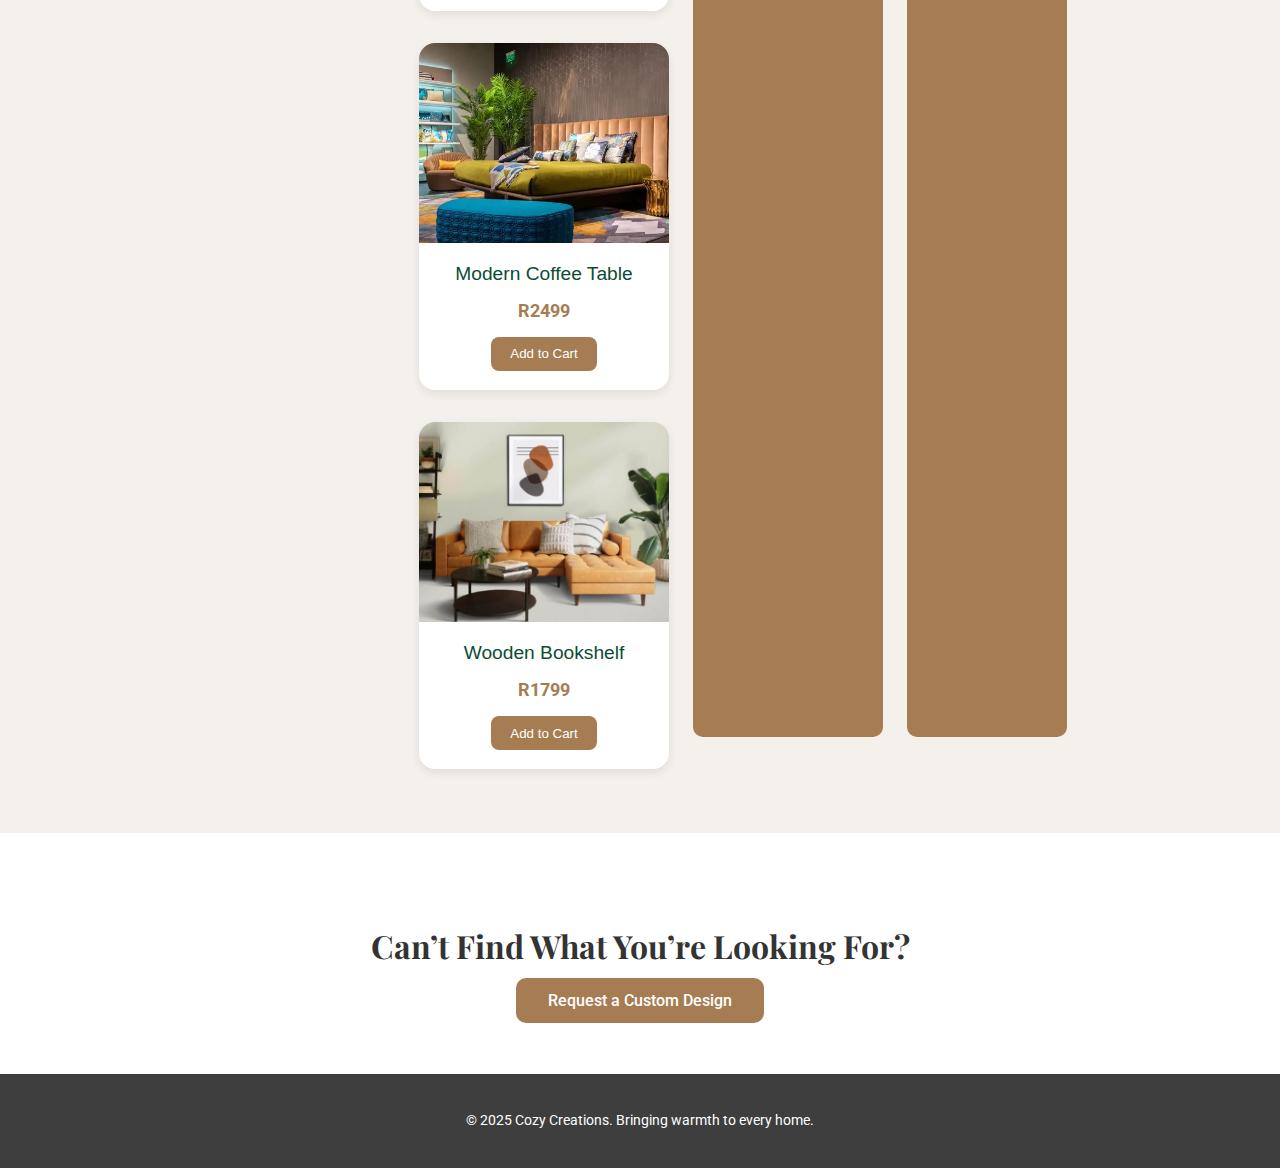
<file: Cozy Creations/Shop.html>
<!DOCTYPE html>
<html lang="en">
<head>
  <meta charset="UTF-8">
  <meta name="viewport" content="width=device-width, initial-scale=1.0">
  <title>Shop - Cozy Creations</title>
  <link rel="stylesheet" href="./assets/css/Shop.css">

  <!-- Google Fonts -->
  <link href="https://fonts.googleapis.com/css2?family=Playfair+Display:wght@600&family=Roboto:wght@300;400;500&display=swap" rel="stylesheet">
</head>
<body>

  <!-- Navbar -->
  <header class="navbar">
    <div class="logo">Cozy Creations</div>
    <nav>
      <ul class="nav-links">
        <li><a href="index.html">Home</a></li>
        <li><a href="About Us.html">About</a></li>
        <li><a href="CustomOrder.html">Custom</a></li>
        <li><a href="Cart.html" class="cart-link">🛒</a></li>
      </ul>
    </nav>
  </header>

  <!-- Hero -->
  <section class="hero-shop">
    <h1>Shop Our Collections</h1>
    <p>Discover timeless, cozy furniture crafted with care.</p>
    <div class="shop-filters">
      <input type="text" placeholder="Search products...">
      <select>
        <option>Sort by</option>
        <option>Newest</option>
        <option>Price: Low to High</option>
        <option>Price: High to Low</option>
      </select>
    </div>
  </section>

  <!-- Featured Collection -->
  <section class="featured">
    <h2>Featured Collection</h2>
    <div class="featured-grid">
      <div class="featured-item">
        <img src="./assets/images/cabinet.jpg" alt="Cabinet">
        <h3>Rustic Oak Cabinet</h3>
        <p>R2999</p>
        <button>Add to Cart</button>
      </div>
      <div class="featured-item">
        <img src="./assets/images/living-room-interior-swiss-cheese-plant.jpg" alt="Sofa">
        <h3>Cozy Sofa</h3>
        <p>R4999</p>
        <button>Add to Cart</button>
      </div>
    </div>
  </section>

  <!-- BESTSELLERS SECTION -->
<section class="page-section" id="bestsellers">
  <h2>Bestsellers</h2>
  <div class="product-grid">
    <div class="product-card">
      <img src="./assets/images/b2.png" alt="Product 1">
      <h3>Cozy Armchair</h3>
      <p>R4,200</p>
      <a href="Cart.html" class="btn-small">Add to Cart</a>
    </div>
    <div class="product-card">
      <img src="./assets/images/b3.png" alt="Product 2">
      <h3>Wooden Coffee Table</h3>
      <p>R3,500</p>
      <a href="Cart.html" class="btn-small">Add to Cart</a>
    </div>
    <div class="product-card">
      <img src="./assets/images/b8.png" alt="Product 3">
      <h3>Luxury Sofa</h3>
      <p>R8,750</p>
      <a href="Cart.html" class="btn-small">Add to Cart</a>
    </div>
  </div>
</section>

<!-- NEW ARRIVALS SECTION -->
<section class="page-section" id="new-arrivals">
  <h2>New Arrivals</h2>
  <div class="product-grid">
    <div class="product-card">
      <img src="./assets/images/b10.png" alt="Product 4">
      <h3>Scandinavian Chair</h3>
      <p>R3,900</p>
      <a href="Cart.html" class="btn-small">Add to Cart</a>
    </div>
    <div class="product-card">
      <img src="./assets/images/b5.png" alt="Product 5">
      <h3>Elegant Side Table</h3>
      <p>R1,750</p>
      <a href="Cart.html" class="btn-small">Add to Cart</a>
    </div>
    <div class="product-card">
      <img src="./assets/images/b9.png" alt="Product 6">
      <h3>Modern Bookshelf</h3>
      <p>R4,500</p>
      <a href="Cart.html" class="btn-small">Add to Cart</a>
    </div>
  </div>
</section>

  <!-- Product Grid -->
  <section class="product-grid">
    <h2>All Products</h2>
    <div class="grid">
      <div class="product-card">
        <img src="./assets/images/OIP (1).webp" alt="Chair">
        <h3>Elegant Armchair</h3>
        <p>R1999</p>
        <button>Add to Cart</button>
      </div>

      <div class="product-card">
        <img src="./assets/images/OIP (2).webp" alt="Table">
        <h3>Modern Coffee Table</h3>
        <p>R2499</p>
        <button>Add to Cart</button>
      </div>

      <div class="product-card">
        <img src="./assets/images/b3.png" alt="Bookshelf">
        <h3>Wooden Bookshelf</h3>
        <p>R1799</p>
        <button>Add to Cart</button>
      </div>
    </div>
    <!-- Shop Actions -->
<section class="shop-actions">
  <a href="HomePage.html" class="btn-shop-action">View All Products</a>
  <a href="Cart.html" class="btn-shop-action">Go to Cart 🛒</a>
</section>

  </section>

  <!-- Call to Action -->
  <section class="cta-custom">
    <h2>Can’t Find What You’re Looking For?</h2>
    <a href="CustomOrder.html" class="btn">Request a Custom Design</a>
  </section>

  <!-- Footer -->
  <footer>
    <div class="footer-inner">
      <p>© 2025 Cozy Creations. Bringing warmth to every home.</p>
    </div>
  </footer>

</body>
</html>
</file>
<file: Cozy Creations/assets/css/LandingPage.css>
/* LandingPage.css - assets/css/LandingPage.css */

/* ==========================
   Root variables
========================== */
:root {
  --terracotta: #E2725B;
  --deep-green: #0C4D32;
  --dark-olive: #354A21;
  --beige: #F5F1EA; /* slightly warmer than pure beige */
}

/* ==========================
   Global styles
========================== */
* {
  box-sizing: border-box;
  margin: 0;
  padding: 0;
}

html, body {
  height: 100%;
  font-family: 'Montserrat', sans-serif; /* nav and body font */
  color: var(--deep-green);
  -webkit-font-smoothing: antialiased;
  background-color: var(--beige);
}

/* ==========================
   Header / Navigation
========================== */
.site-header {
  width: 100%;
  background-color: #fff;
  padding: 20px 0;
  box-shadow: 0 2px 8px rgba(0,0,0,0.08);
  position: sticky;
  top: 0;
  z-index: 1000;
}

.header-inner {
  max-width: 1200px;
  margin: 0 auto;
  padding: 0 20px;
  display: flex;
  justify-content: space-between;
  align-items: center;
}

/* Logo */
.logo {
  width: 150px;
  height: auto;
  transition: transform 0.3s ease;
}

.logo:hover {
  transform: scale(1.05);
}

/* Nav Links */
.main-nav {
  display: flex;
  align-items: center;
  gap: 25px; /* natural spacing between links */
  font-family: 'Montserrat', sans-serif;
  font-weight: 600;
}

.main-nav a {
  text-decoration: none;
  color: var(--deep-green);
  font-size: 16px;
  padding: 6px 0;
  transition: color 0.3s ease, border-bottom 0.3s ease;
  position: relative;
}

.main-nav a:hover {
  color: var(--terracotta);
}

.main-nav a::after {
  content: "";
  position: absolute;
  left: 0;
  bottom: -2px;
  width: 0%;
  height: 2px;
  background-color: var(--terracotta);
  transition: width 0.3s ease;
}

.main-nav a:hover::after {
  width: 100%;
}

/* Active Page */
.nav-active {
  font-weight: 700;
  color: var(--terracotta);
  position: relative;
}

.nav-active::after {
  content: "";
  position: absolute;
  left: 0;
  bottom: -2px;
  width: 100%;
  height: 2px;
  background-color: var(--terracotta);
}

/* ==========================
   Hero Section (Full Screen)
========================== */
.hero {
  background: url("../images/b3.png") center center / cover no-repeat;
  height: 100vh; /* full viewport height */
  width: 100%;
  display: flex;
  justify-content: center;
  align-items: center;
}

.hero-inner {
  background-color: rgba(226,114,91,0.9); /* terracotta overlay */
  backdrop-filter: blur(4px);
  padding: 40px 30px;
  border-radius: 12px;
  max-width: 900px;
  width: 90%;
  text-align: center;
  outline: 2px outset rgba(226,114,91,0.8);
  font-family: 'Playfair Display', serif; /* luxury font for hero text */
}

.hero-inner h1 {
  font-size: clamp(32px, 8vw, 72px);
  color: var(--dark-olive);
  margin-bottom: 12px;
}

.hero-inner p {
  font-size: clamp(16px, 2.6vw, 22px);
  font-weight: 700;
  font-style: italic;
  color: #234F1A;
  margin-bottom: 20px;
}

/* CTA Button */
.buttonShopNow {
  background-color: var(--beige);
  color: var(--deep-green);
  border: none;
  padding: 14px 28px;
  font-size: 18px;
  font-weight: 700;
  border-radius: 8px;
  cursor: pointer;
  transition: box-shadow 0.35s ease, transform 0.12s ease;
}

.buttonShopNow:hover {
  box-shadow: 0 15px 20px rgba(0,0,0,0.24), 0 17px 50px rgba(0,0,0,0.19);
  transform: translateY(-2px);
}

/* ==========================
   Main Page Sections
========================== */
.page-section {
  max-width: 1200px;
  margin: 60px auto;
  padding: 0 20px;
}

.page-section h2 {
  font-size: clamp(24px, 5vw, 36px);
  text-align: center;
  margin-bottom: 20px;
}

.page-section p {
  text-align: center;
  font-size: 16px;
  line-height: 1.6;
  color: #234F1A;
}
/* PRODUCT CARDS */
.card-container {
  display: flex;
  flex-wrap: wrap;
  justify-content: center;
  gap: 24px;
  margin-top: 30px;
}

.product-card {
  background-color: #fff;
  border-radius: 12px;
  padding: 20px;
  width: 250px;
  text-align: center;
  box-shadow: 0 4px 12px rgba(0,0,0,0.1);
  transition: transform 0.3s ease, box-shadow 0.3s ease;
}

.product-card img {
  width: 100%;
  border-radius: 8px;
  margin-bottom: 12px;
}

.product-card h3 {
  font-family: 'Playfair Display', serif;
  margin-bottom: 8px;
}

.product-card p {
  font-size: 14px;
  margin-bottom: 12px;
  color: #234F1A;
}

.product-card:hover {
  transform: translateY(-4px);
  box-shadow: 0 8px 20px rgba(0,0,0,0.15);
}

/* Hero CTA buttons spacing */
.hero-cta {
  display: flex;
  justify-content: center;
  gap: 16px;
  margin-top: 20px;
}


/* ==========================
   Responsive - Mobile
========================== */
@media (max-width: 768px) {
  .header-inner {
    flex-direction: column;
    align-items: center;
    gap: 12px;
  }
  .main-nav a {
    margin-left: 0;
    margin-right: 15px;
    font-size: 15px;
  }
  .hero-inner {
    padding: 20px;
    width: 95%;
  }
  .page-section {
    margin: 40px auto;
    padding: 0 15px;
  }
}
</file>
<file: Cozy Creations/BusinessDetailsForm.CSS>
body{
background-image: url("background1.png" );background-color: palegoldenrod;
background-position: center;
background-size: cover;
text-align: center;
height: 500px;
filter: brightness(80%);
}

h3{
  color: 0C4D32; font-style: italic; 
  margin: 0;
  -webkit-text-stroke: 0.5px pink;
    
}


label{
    color: whitesmoke;
    padding: 12px 12px 12px 0;
    font-weight: bold;
    font-size: large;
    margin-right: 5%;
    vertical-align: middle;
    height: 30px;
    display: inline-block;
    float: none;
    clear: left;
    width: 150px;
    text-align: left;

}


/*Styling the Inputs*/
input[type=text]{
    width: 20%;
    padding: 12px;
    border: none;
    border-radius: 4px;
    box-sizing: border-box;
    resize: vertical;
    background-color: F9CEBD;
    display: inline-block;
    float: none;
  }

  input[type=file]{
    width: 20%;
    padding: 12px;
    border: none;
    border-radius: 4px;
    box-sizing: border-box;
    resize: vertical;
    background-color: F9CEBD;
    display: inline-block;
    float: none;
  }

  
  input[type=number]{
    width: 20%;
    padding: 12px;
    border: none;
    border-radius: 4px;
    box-sizing: border-box;
    resize: vertical;
    background-color: F9CEBD;
    display: inline-block;
    float: none;
  }


  select{
    position: relative;
    width: 20%;
    padding: 12px;
    border: none;
    border-radius: 4px;
    box-sizing: border-box;
    resize: vertical;
    background-color: F9CEBD;
    display: inline-block;
    float: none;
  }

  input[type=button] {
    background-color: E2725B ;
    color: black;
    padding: 6px 20px;
    border: none;
    border-radius: 4px;
    cursor: pointer;
    width: 15%;
    height: 6.5%;
    font-size: medium;
    font-weight: bold;
}

input[type=submit] {
    background-color: E2725B ;
    color: black;
    padding: 6px 20px;
    border: none;
    border-radius: 4px;
    cursor: pointer;
    width: 15%;
    height: 6.5%;
    font-size: medium;
    font-weight: bold;
}

.form {
    position: relative;
    border: 3px solid wheat;
    margin-left: 30px;
    margin-right: 30px;
    padding: 0px;
    background-color: beige 0.4;
    backdrop-filter: blur(8px);
  }

  footer{
    margin-top: 80px;
    color:#E2725B;
    background-color:aliceblue;
    font-family:'Times New Roman', Times, serif;
    width: 100%;
    position: relative;
    text-align:center;
    align-items: normal;
  }
  footer img{
    width: 25%;
    position: relative;
  }
</file>
<file: Cozy Creations/Cart.css>
body{
    color-scheme: dark;
}
.logo{
  display: block;
  width: 25%;
  transform: translate(150%, 0%);
  margin-bottom: 15px;
}
  nav {
    
    background-color: #E2725B;
    list-style :inside;
    text-align : right;
    width: 100%;
    height: 30px;
    position:relative;
    
  }
  nav a {
    float: right;
    display: block;
    color: #0C4D32;
    padding: 8px 10px;
    text-decoration:underline;
    font-size: 14px;
  }
  h1{
    position:relative;
    text-align: center;
    color: #0C4D32;
  }
</file>
<file: Cozy Creations/furniture.css>
body{
    background-color: F5F5DC;
    font-family: cursive;
    color: #E2725B;
}
.logo{
  display: block;
  width: 25%;
  transform: translate(150%, 0%);
  margin-bottom: 15px;
}
.heads nav {
    background-color: #E2725B;
    list-style :inside;
    text-align : right;
    width: 100%;
    height: 30px;
    position:relative;
    
  }
.heads nav a {
    float: right;
    display: block;
    color: #0C4D32;
    padding: 8px 10px;
    text-decoration:underline;
    font-size: 14px;
  }
  svg{
    width: 30px;
  }
  .container{
    width:100%;
    margin: auto;
    text-align: center;
    padding-top:10px ;
    transition: transform .5s;
  }
  header{
    display:flex;
    align-items: center;
    justify-content: space-between;
    padding: 20px 0;
  }

  header.icon-cart{
    position: relative;
  }
  
  header .icon-cart span{
    display:inline;
    width:30px;
    height:30px;
    background-color: #E2725B;
    justify-content: center;
    align-items: center;
    color: beige;
    border-radius: 50%;
    position: absolute;
    top: 50%;
    right: -20px;

  }
  .listProduct .item img{
    width: 98%;
    filter: drop-shadow(0 50px 20px #0009);

  }
  .listProduct{
    display: grid;
    grid-template-columns: repeat(4, 1fr);
    gap: 20px;
    border-radius: 12px;

  }

  .listProduct .item{
    background-color: aliceblue;
    padding: 20px;
    border-radius: 20px;
  }
  .listProduct .item h2{
    font-weight: 500;
    font-size: large;
  }
  .listProduct .item .price{
    letter-spacing: 7px;
    font-size: small;
  }
  .listProduct .item button{
    background-color: #0C4D32;
    color: beige;
    padding: 5px 10px;
    border-radius: 20px;
    margin-top: 10px;
    border:none;
    cursor: pointer;
  }
  .cartTab{
    width: 400px;
    background-color:#E2725B;
    color:beige;
    position: fixed;
    inset: 0 -400px 0 auto;
    display: grid;
    grid-template-rows: 70px 1fr 70px;
    transition: .5s;
  }
  body.showCart .cartTab{
    inset: 0 0 0 auto;

  }
  body.showCart .container{
    transform: translateX(-50px);
  }
  .cartTab h1{
    padding: 20px;
    margin: 0;
    font-weight: 300;
  }
  .cartTab .btn{
    display: grid;
    grid-template-columns: repeat(2, 1fr);
  }
  .cartTab .btn button{
    background-color:#0C4D32;
    border: none;
    font-family:'Lucida Sans', 'Lucida Sans Regular', 'Lucida Grande', 'Lucida Sans Unicode', Geneva, Verdana, sans-serif;
    font-weight: 500;
    cursor: pointer;
  }
  .cartTab .btn .close{
    background-color:gray;
    color: #0C4D32;

  }
  .cartTab .btn .checkOut{
    background-color: beige;
    color:#0C4D32;
  }
  .cartTab .btn .close{
    background-color: aliceblue;
  }
  .cartTab .listCart .item img{
    width: 100%;
  }
  .cartTab .listCart .item{
    display: grid;
    grid-template-columns: 70px 150px 50px 1fr;
    gap:10px;
    text-align: center;
    align-items: center;

  }
  .listCart .quantity span{
    display: inline-block;
    width: 25px;
    height: 25px;
    background-color: aliceblue;
    color: #0C4D32;
    border-radius: 50%;
    cursor: pointer;
  }
  .listCart .quantity span:nth-child(2){
    background-color: transparent;
    color: #0C4D32;
  }
  .listCart .item:nth-child(even){
    background-color: #0C4D32;
  }
  .listCart{
    overflow: auto;
  }
  .listCart::-webkit-scrollbar{
    width: 0;
  }
  footer{
    margin-top: 80px;
    color:#0C4D32;
    background-color:aliceblue;
    font-family:'Times New Roman', Times, serif;
    width: 100%;
    position: relative;
    text-align:center;
    align-items: normal;
  }
  footer img{
    width: 25%;
    position: relative;
  }
</file>
<file: Cozy Creations/HomePage.css>
body{
    background-color: F5F5DC;
    font-family: cursive;
    color: #E2725B;
    font-family: cursive;
}
.logo{
  display: block;
  width: 25%;
  transform: translate(150%, 0%);
  margin-bottom: 15px;

}
.heads nav {
    background-color: #E2725B;
    list-style :inside;
    text-align : right;
    width: 100%;
    height: 30px;
    position:relative;
    
  }
.heads nav a {
    float: right;
    display: block;
    color: #0C4D32;
    padding: 8px 10px;
    text-decoration:underline;
    font-size: 14px;
  }
  .container {
    background-image: url(b10.png);
    background-repeat: no-repeat,repeat;
    background-size: cover;
    position: relative;
    width: 100%;
    height: 55%;
   
  }

  .Sale{
    position: absolute;
    width: 50%;
    height: fit-content;
    background-color: beige 0.4;
    backdrop-filter: blur(5px);
    outline-style:outset;
    margin-top: 50px;
    margin-bottom: 50px;
    margin-left: 25%;
    text-align: center;
  }

  .Sale h1{
    width: 100%;
    color: beige;
    position:relative;
    font-weight: 500px;
    margin-top: 10%;
  }

  .Sale p{
    outline-color: #0C4D32;
    background-color: #E2725B;
    margin-top: 30px;
    margin-bottom: 30px;
    position: relative;
    color:#0C4D32;
    font-weight: 200px;
  }

  .Sale button{
    width: 95px;
    height: 32px;
    margin-top: 25px;
    background-color: beige;
    color:#0C4D32;
    border-radius: 12px;
    border: 2px solid #0C4D32;
    position: relative;
    text-shadow: #0C4D32;
    font-weight: 300;
  }

  .Sale button:hover{
    background-color: #E2725B;
    color: beige;
    box-shadow: 0 15px 20px 0 rgba(0,0,0,0.24),0 17px 50px 0 rgba(0,0,0,0.19);
  }

  .saleSection{
    display:flex;
    flex-direction:row;
    justify-content: space-evenly;
    position: relative;
    align-content: center;
    width: 100%;
  }
  .seeMore{
    color:#E2725B;
    text-align: center;

  }
  .seeMore a{
    display: block;
    border: #E2725B;
    color: #0C4D32;
  }
  .saleItem{
    color: #0C4D32;
    font-size: medium;
    text-align: justify;
    background-color: antiquewhite;
    margin-top: 13px;
    width: 23%;
    height: 14%;
  }
  .saleItem:hover{
    background-color: gray;
    border: 2px #0C4D32;
    color: beige;
    box-shadow: 0 15px 20px 0 rgba(0,0,0,0.24),0 17px 50px 0 rgba(0,0,0,0.19);
  }
  .saleItem img{
    width: 100%;
    height: 253%;

  }

  .CatCap{
    position: relative;
    font-family: 'Segoe UI', Tahoma, Geneva, Verdana, sans-serif;
    background-color:#E2725B;
    display: flex;
    height: 56%;
    width: 100%;
    margin-top: 30px;
    
  }
  .texthead{
    position: relative;
    text-align: center;
    width: 15%;
  }
  .texthead h2{
    position:relative;
    color:#0C4D32;

  }
  .texthead h3{
    position: relative;
    color:beige;
    margin-top: 30px;
    writing-mode:vertical-rl;
    margin-left: 15px;
    margin-right: 15px;
    font-weight: 900;
    font-size:xx-large;
  }
  .textImg{
    position: relative;
    background-image: url(b9.png);
    
    background-repeat: no-repeat,repeat;
    background-size: cover;
    text-align: center;
    width: 85%;
  }
   hr{
    
    color:#0C4D32;
  }
  .Categories{
    display:flex;
    flex-direction:row;
    justify-content: space-evenly;
    position: relative;
    align-content: center;
    width: 100%;
    background-color: aliceblue;
  }
  .category{
    color:#E2725B;
    font-size: medium;
    text-align: justify;
    margin-top: 13px;
    width: 23%;
    height: 14%;
  }
  .catB{
    border: #0C4D32;
    background-color: #0C4D32;
    color: beige;
    height: 45%;
    width:100%
  }
  .category:hover{
    background-color: #0C4D32;
    color: beige;

  }
  .category img{
    width: 100%;
    height: 253%;

  }

  .Inspirations{
    display: flex;
    flex-direction: row;
    justify-content: space-evenly;
    flex-wrap: wrap;
    position: relative;
    align-content: space-between;
    justify-items: center;

    
  }
  h3{
    text-align: center;

    font-weight: bold;
    font-size: larger;


  }
  .p1{
    text-align: center;

    color:#0C4D32;
  }
 .CatCap .textImg  .p2{
    color: beige;
    font-size: larger;
    font-style: italic;
  }
  .mySlide{
    background-color:#F9CEBD ;
    color: #0C4D32;
    text-align: center;

    width: 50%;
  
  }
  footer{
    margin-top: 80px;
    color:#E2725B;
    background-color:aliceblue;
    font-family:'Times New Roman', Times, serif;
    width: 100%;
    position: relative;
    text-align:center;
    align-items: normal;
  }
  footer img{
    width: 25%;
    position: relative;
  }
</file>
<file: Cozy Creations/LandingPage.css>
body{
    background-color: beige;
    font-family: cursive;
}
.container{
    background-image: url(b3.png);
    background-repeat: no-repeat,repeat;
    background-size: cover;
    width: 100%;
    height: 100%;
    text-align: center;
}
.logo{
    display: block;
    float: left;
    width: 17%;
}
nav {
    
    list-style :inside;
    text-align : right;
    width: 100%;
    height: 30px;
    position:relative;
    
  }
  nav a {
    float: right;
    display: block;
    color: #0C4D32;
    padding: 8px 10px;
    text-decoration:underline;
    font-size: 14px;
  }
  .container h1{
    position: relative;
    font-size: 100px;
    color: #354A21;
    font-style: inherit;
    margin-left: 15%;
    margin-right: 15%;
  }
  .p1{
    position: relative;
    font-size: xx-large;
    color: #234F1A;
    font-style: oblique;
    font-weight: bold;

  }
  .con{
    height: fit-content;
    background-color:#E2725B 0.9;
    backdrop-filter: blur(5px);
    outline-style:outset;
    margin-top: 100px;
    margin-bottom: 50px;
    margin-left: 13%;
    margin-right: 13%;
  }
  .buttonShopNow{
        background-color: beige;
        font-style: inherit;
        font-weight: bold;
        height: fit-content;
        width: fit-content;
        text-shadow: #FFFFFF;
        text-size-adjust: auto;
        border: none;
        color: #0C4D32;
        padding: 15px 32px;
        text-align: center;
        text-decoration: none;
        display: inline-block;
        font-size: 16px;
        margin: 4px 2px;
        cursor: pointer;
        -webkit-transition-duration: 0.4s; /* Safari */
        transition-duration: 0.4s;
  }
  .buttonShopNow:hover {
    box-shadow: 0 15px 20px 0 rgba(0,0,0,0.24),0 17px 50px 0 rgba(0,0,0,0.19);


  }
  footer{
    margin-top: 80px;
    color:#0C4D32;
    background-color:aliceblue;
    font-family:'Times New Roman', Times, serif;
    width: 100%;
    position: relative;
    text-align:center;
    align-items: normal;
  }
  footer img{
    width: 25%;
    position: relative;
  }
</file>
<file: Cozy Creations/RegisterBuyer.css>
h1{text-align: center;}
h4{font-style: italic;color: F9CEBD;
  font-size: x-large;}
/*Style the body*/
body{background-image: url("background1.png" )  ; 
    background-size: cover;
    text-align: center;
    height: 500px; /* You must set a specified height */
    background-position: center; /* Center the image */
    background-repeat: no-repeat;
    filter: brightness(80%);

     }

img{filter: drop-shadow(5);}     

/* Style the label to display next to the inputs */
label {
    color: #F5F5DC;
    padding: 12px 12px 12px 0;
    font-weight: bold;
    font-size: x-large;
    margin-right: 2%;
    vertical-align: middle;
    height: 30px;
    display: inline-block;
    float: none;
    clear: left;
    width: 150px;
    text-align: left
    
    }

/*Styling the Inputs*/
  input[type=text], select, textarea{
    width: 30%;
    padding: 12px;
    border: none;
    border-radius: 4px;
    box-sizing: border-box;
    resize: vertical;
    background-color: F9CEBD;
    display: inline-block;
    float: none;
  }

  input[type=password], select, textarea{
    width: 30%;
    padding: 12px;
    border: none;
    border-radius: 4px;
    box-sizing: border-box;
    resize: vertical;
    background-color: #F9CEBD;
  }
  input[type= email], select, textarea{
    width: 30%;
    padding: 12px;
    border: none;
    border-radius: 4px;
    box-sizing: border-box;
    resize: vertical;
    background-color: #F9CEBD;
  }
  input[type=number] {
    background-color:  #F9CEBD;
    padding: 12px;
    border: none;
    border-radius: 4px;
    width: 30%;
    box-sizing: border-box;
    resize: vertical;
    
    
  }

  .Regi button{
    background-color: #E2725B ;
    color: white;
    padding: 6px 20px;
    border: none;
    border-radius: 4px;
    cursor: pointer;
    width: 45%;
    height: 6.5%;
    font-size: medium;
    font-weight: bold;
}

section button{
  padding: 6px 20px;
  border: none;
  cursor: pointer;
  font-size: medium;
  font-weight:lighter;
  height: 6.5%;
}

section button.log{
    background-color: #E2725B ;
    color: white;
    border-radius: 4px;
    cursor: pointer;
    width: 45%;
    
    font-size: medium;
    font-weight: bold;
}

input[type=button]{
    background-color: E2725B ;
    color: white;
    padding: 6px 20px;
    border: none;
    border-radius: 4px;
    cursor: pointer;
    width: 45%;
    height: 6.5%;
    font-size: medium;
    font-weight: bold;
    margin-left: 27%;
    margin-right: 27%;
  }
    

#message {
    margin-top: 20px;
    color: aliceblue;
    font-weight: bold}

    footer{
      margin-top: 80px;
      color:#E2725B;
      background-color:aliceblue;
      font-family:'Times New Roman', Times, serif;
      width: 100%;
      position: relative;
      text-align:center;
      align-items: normal;
    }
    footer img{
      width: 25%;
      position: relative;
    }
</file>
<file: Cozy Creations/assets/css/Shop.css>
/* Fonts */
body {
  font-family: 'Roboto', sans-serif;
  margin: 0;
  padding: 0;
  background-color: #faf8f5;
  color: #333;
}

/* Navbar */
.navbar {
  display: flex;
  justify-content: space-between;
  align-items: center;
  padding: 1rem 3rem;
  background-color: #fff;
  box-shadow: 0 2px 6px rgba(0,0,0,0.08);
  position: sticky;
  top: 0;
  z-index: 100;
}

.logo {
  font-family: 'Playfair Display', serif;
  font-size: 1.8rem;
  color: #3e3e3e;
}

.nav-links {
  list-style: none;
  display: flex;
  gap: 2rem;
}

.nav-links li a {
  text-decoration: none;
  color: #444;
  font-weight: 500;
  transition: color 0.3s;
}

.nav-links li a:hover {
  color: #a67c52;
}

/* Hero Section */
.hero-shop {
  height: 70vh;
  background: url('../images/background1.png') center/cover no-repeat;
  display: flex;
  flex-direction: column;
  align-items: center;
  justify-content: center;
  text-align: center;
  color: #fff;
  padding: 2rem;
}

.hero-shop h1 {
  font-family: 'Playfair Display', serif;
  font-size: 3rem;
  margin-bottom: 1rem;
}

.hero-shop p {
  font-size: 1.2rem;
  margin-bottom: 2rem;
}

.shop-filters {
  display: flex;
  gap: 1rem;
  flex-wrap: wrap;
}

.shop-filters input,
.shop-filters select {
  padding: 0.6rem 1rem;
  border: 1px solid #ddd;
  border-radius: 8px;
  font-size: 1rem;
}

/* Featured Section */
.featured {
  padding: 4rem 2rem;
  text-align: center;
  background-color: #fff;
}

.featured h2 {
  font-family: 'Playfair Display', serif;
  font-size: 2.2rem;
  margin-bottom: 2rem;
}

.featured-grid {
  display: flex;
  gap: 2rem;
  flex-wrap: wrap;
  justify-content: center;
}

.featured-item {
  background: #fafafa;
  border-radius: 16px;
  box-shadow: 0 4px 10px rgba(0,0,0,0.08);
  overflow: hidden;
  max-width: 280px;
  transition: transform 0.3s;
}

.featured-item:hover {
  transform: translateY(-6px);
}

.featured-item img {
  width: 100%;
  height: 200px;
  object-fit: cover;
}

.featured-item h3 {
  margin: 1rem;
  font-size: 1.2rem;
}

.featured-item p {
  color: #a67c52;
  font-weight: bold;
  font-size: 1.1rem;
}

.featured-item button {
  margin: 1rem;
  padding: 0.6rem 1.2rem;
  border: none;
  background-color: #a67c52;
  color: white;
  border-radius: 8px;
  cursor: pointer;
  transition: background 0.3s;
}

.featured-item button:hover {
  background-color: #8b653f;
}

.page-section {
  padding: 60px 20px;
  text-align: center;
  background-color: #fef9f4;
}

.page-section h2 {
  font-family: 'Playfair Display', serif;
  font-size: 36px;
  margin-bottom: 40px;
  color: #354A21;
}

.product-grid {
  display: flex;
  flex-wrap: wrap;
  justify-content: center;
  gap: 24px;
}

.product-card {
  background-color: #fff;
  border-radius: 12px;
  overflow: hidden;
  box-shadow: 0 4px 12px rgba(0,0,0,0.1);
  width: 250px;
  transition: transform 0.2s;
}

.product-card:hover {
  transform: translateY(-4px);
}

.product-card img {
  width: 100%;
  height: 200px;
  object-fit: cover;
}

.product-card h3 {
  font-family: 'Poppins', sans-serif;
  margin: 12px 0 4px 0;
  font-weight: 500;
  color: #0C4D32;
}

.product-card p {
  margin: 0 0 12px 0;
  font-weight: 600;
  color: #E2725B;
}

.btn-small {
  display: inline-block;
  padding: 8px 20px;
  margin-bottom: 16px;
  background-color: #E2725B;
  color: #fff;
  border-radius: 8px;
  text-decoration: none;
  font-weight: 600;
  transition: background-color 0.3s ease;
}

.btn-small:hover {
  background-color: #d65c48;
}

/* Product Grid */
.product-grid {
  padding: 4rem 2rem;
  background-color: #f4f1ed;
  text-align: center;
}

.product-grid h2 {
  font-family: 'Playfair Display', serif;
  font-size: 2rem;
  margin-bottom: 2rem;
}

.grid {
  display: grid;
  grid-template-columns: repeat(auto-fill, minmax(240px, 1fr));
  gap: 2rem;
}

.product-card {
  background: #fff;
  border-radius: 16px;
  box-shadow: 0 4px 10px rgba(0,0,0,0.08);
  overflow: hidden;
  transition: transform 0.3s;
}

.product-card:hover {
  transform: translateY(-6px);
}

.product-card img {
  width: 100%;
  height: 200px;
  object-fit: cover;
}

.product-card h3 {
  margin: 1rem;
  font-size: 1.2rem;
}

.product-card p {
  color: #a67c52;
  font-weight: bold;
  margin: 0 1rem 1rem;
  font-size: 1.1rem;
}

.product-card button {
  margin: 0 1rem 1.2rem;
  padding: 0.6rem 1.2rem;
  border: none;
  background-color: #a67c52;
  color: white;
  border-radius: 8px;
  cursor: pointer;
  transition: background 0.3s;
}

.product-card button:hover {
  background-color: #8b653f;
}

.shop-actions {
  display: flex;
  justify-content: center;
  gap: 1.5rem;
  margin: 2rem 0;
  flex-wrap: wrap;
}

.btn-shop-action {
  padding: 0.8rem 2rem;
  background-color: #a67c52;
  color: #fff;
  font-weight: 500;
  border-radius: 10px;
  text-decoration: none;
  transition: background 0.3s, transform 0.2s;
}

.btn-shop-action:hover {
  background-color: #8b653f;
  transform: translateY(-2px);
}


/* Call to Action */
.cta-custom {
  text-align: center;
  padding: 4rem 2rem;
  background: #fff;
}

.cta-custom h2 {
  font-family: 'Playfair Display', serif;
  font-size: 2rem;
  margin-bottom: 1.5rem;
}

.cta-custom .btn {
  padding: 0.8rem 2rem;
  background-color: #a67c52;
  color: #fff;
  text-decoration: none;
  border-radius: 10px;
  font-weight: 500;
  transition: background 0.3s;
}

.cta-custom .btn:hover {
  background-color: #8b653f;
}

/* Footer */
footer {
  background: #3e3e3e;
  color: #fff;
  text-align: center;
  padding: 1.5rem;
  font-size: 0.9rem;
}
</file>
